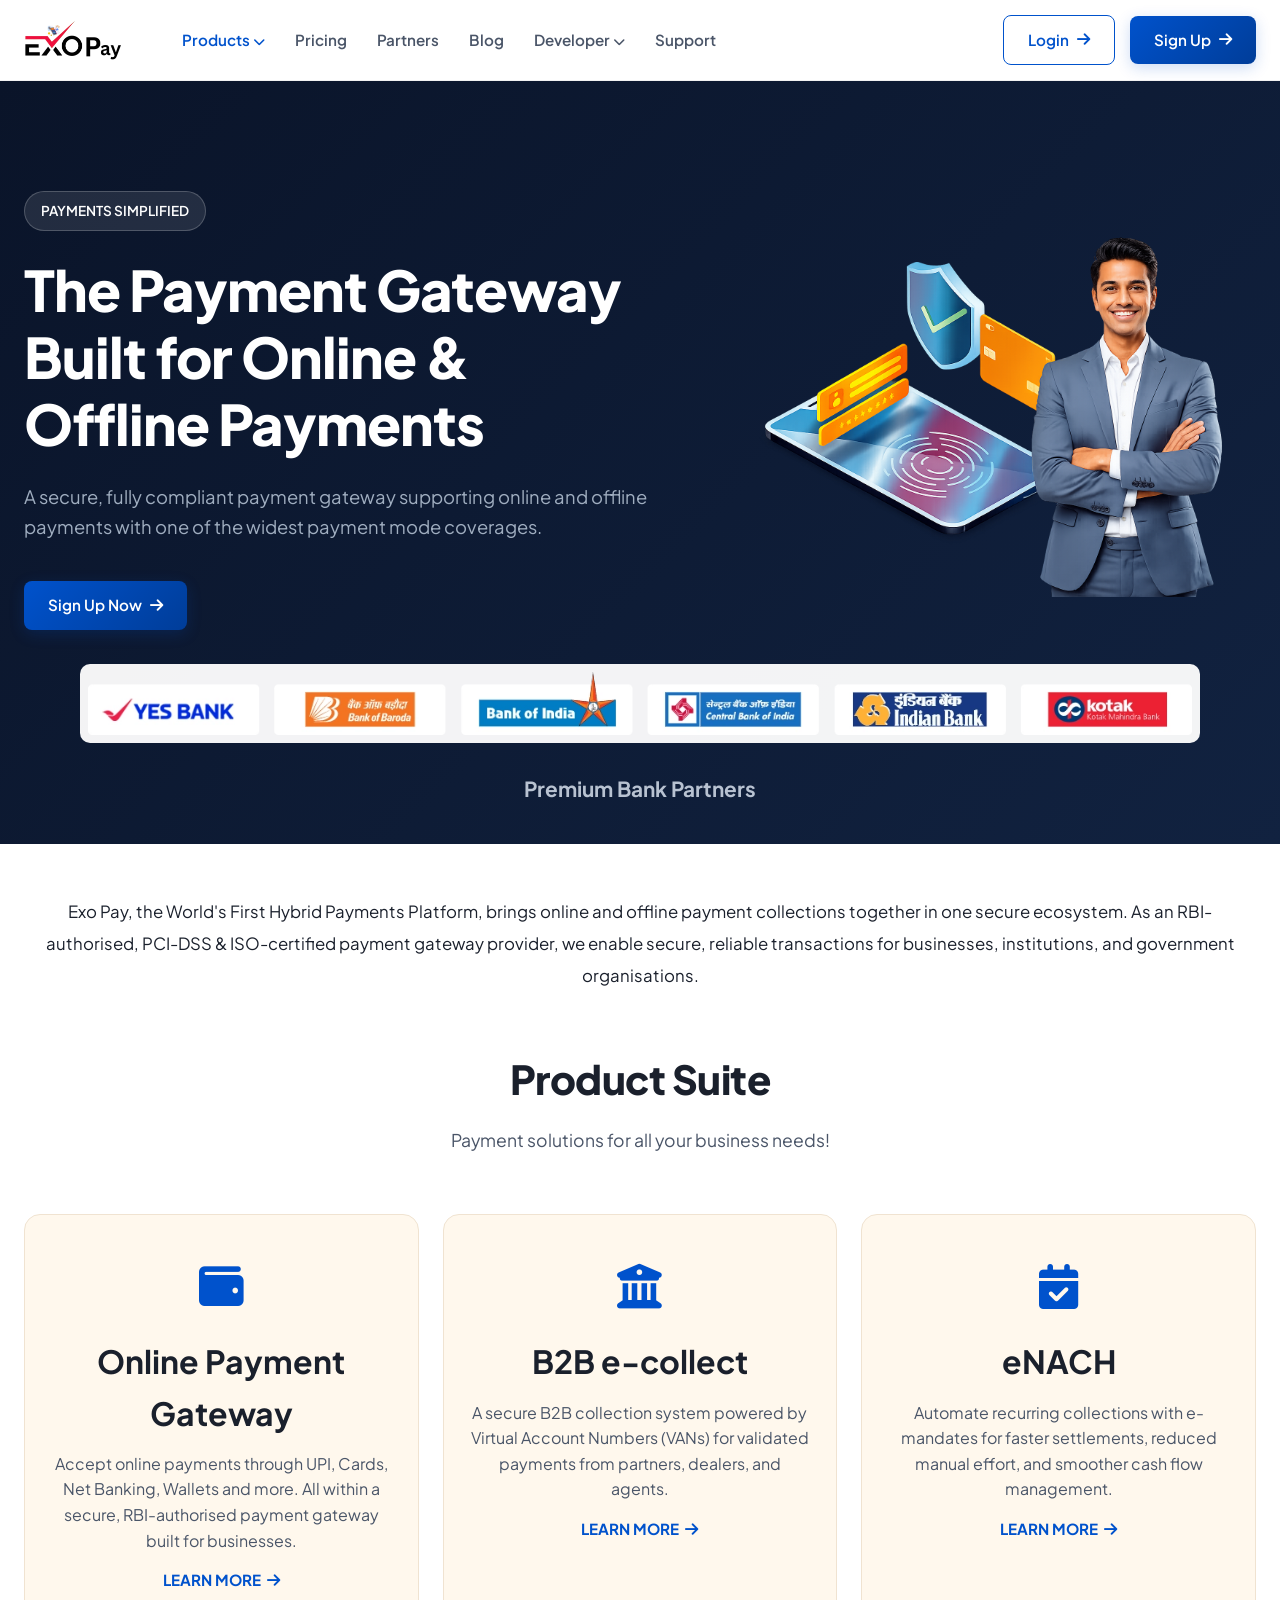
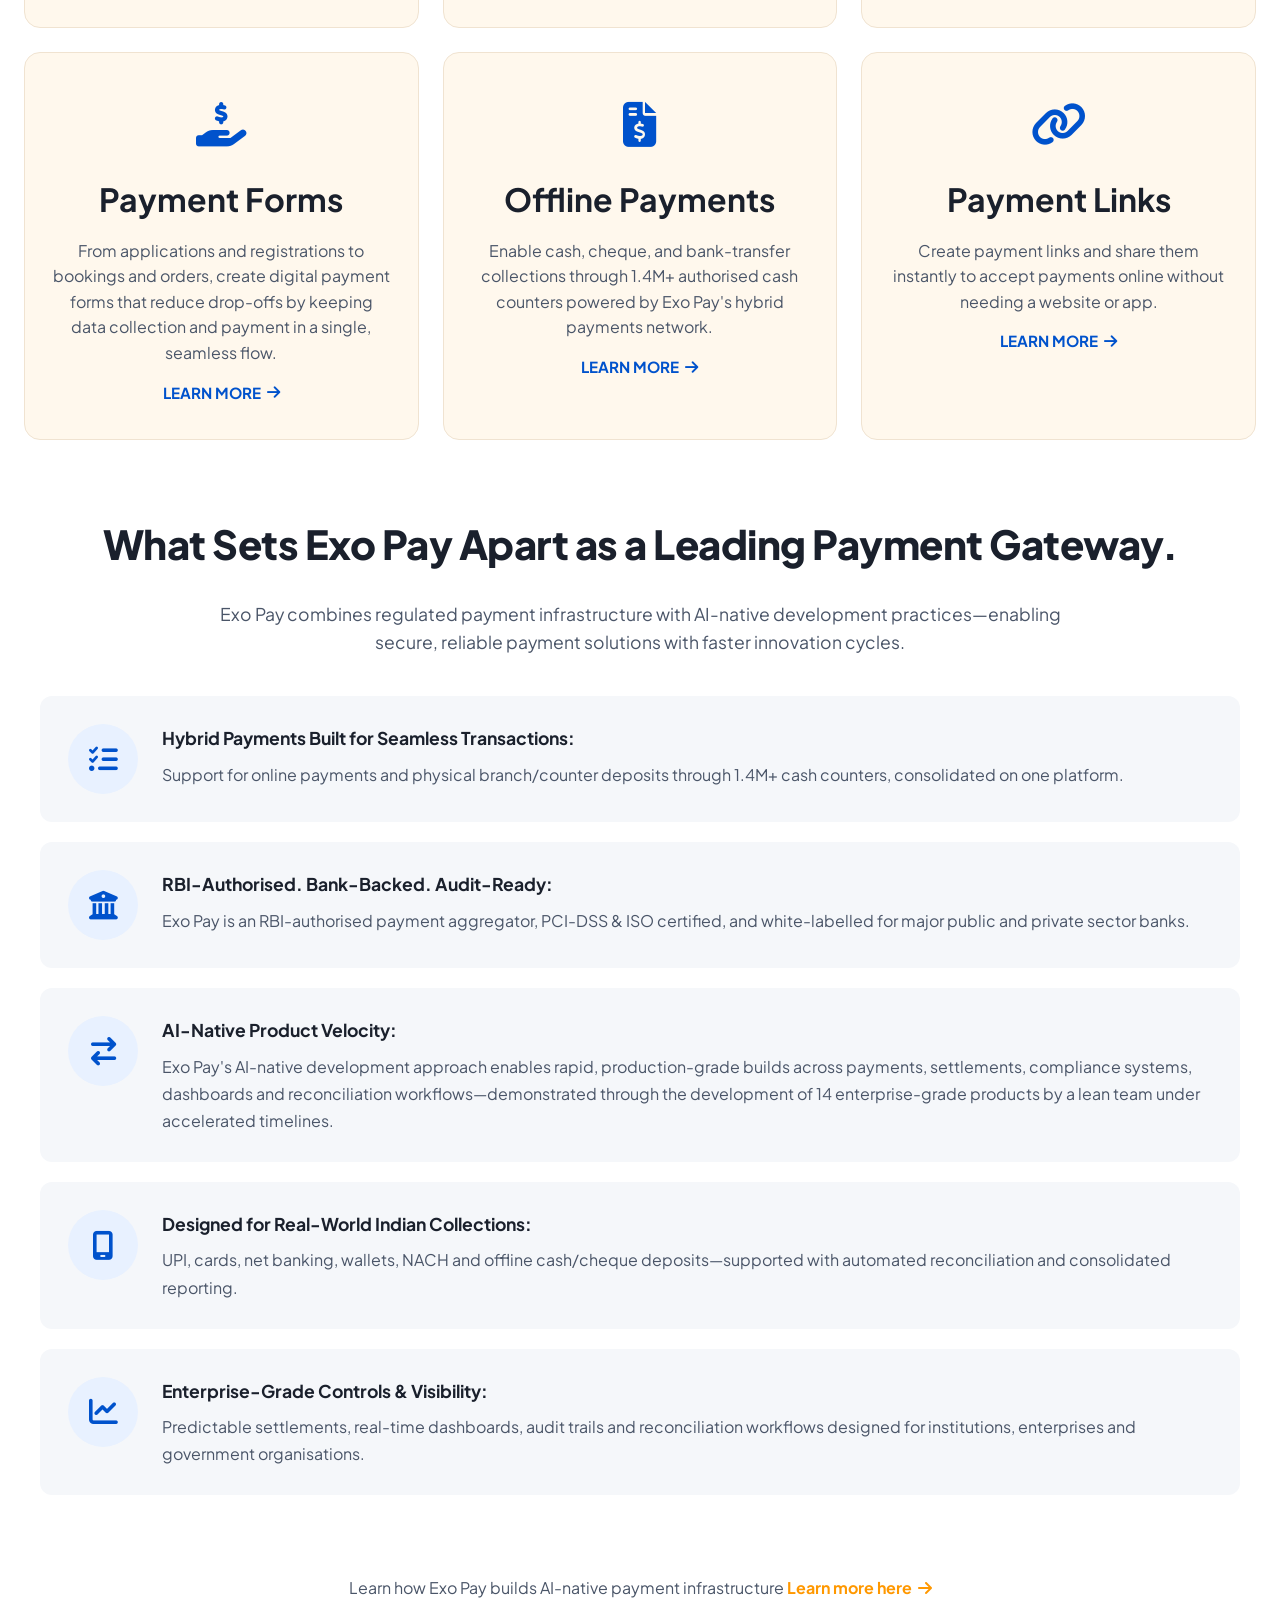
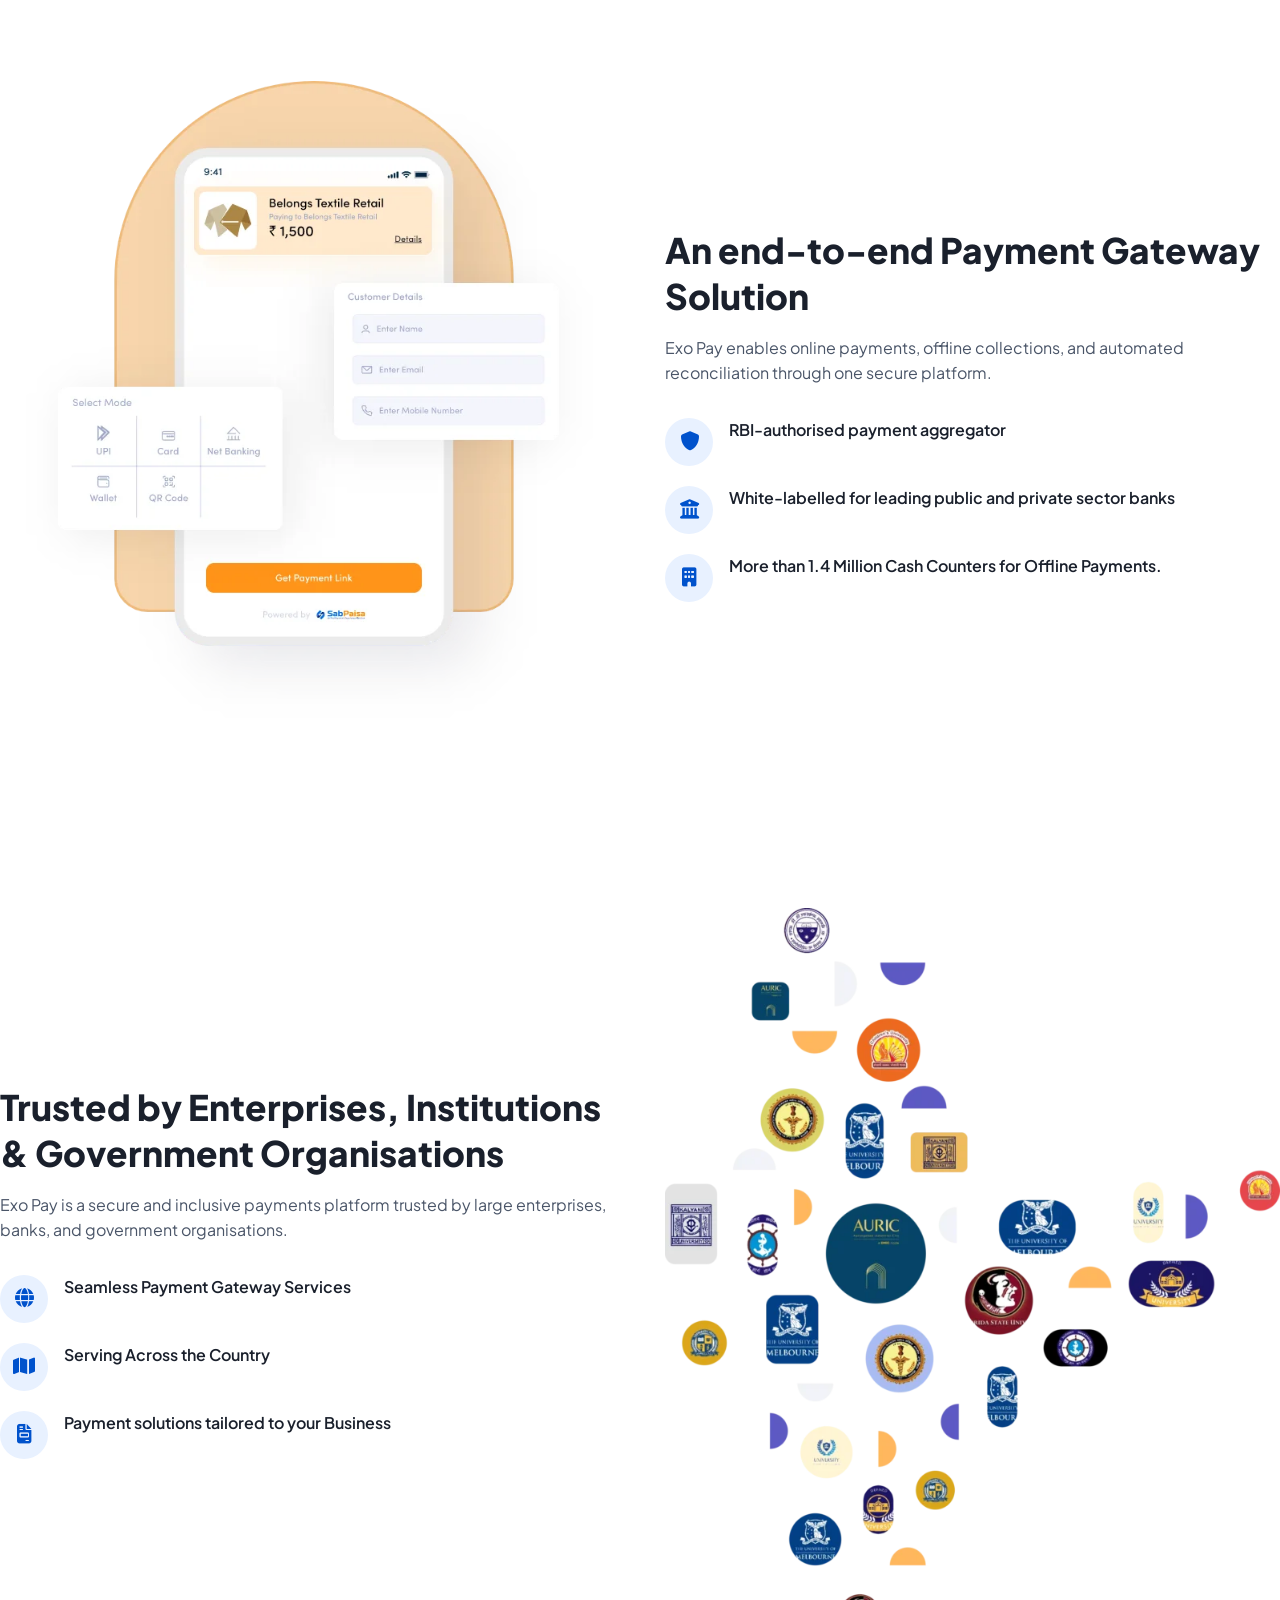
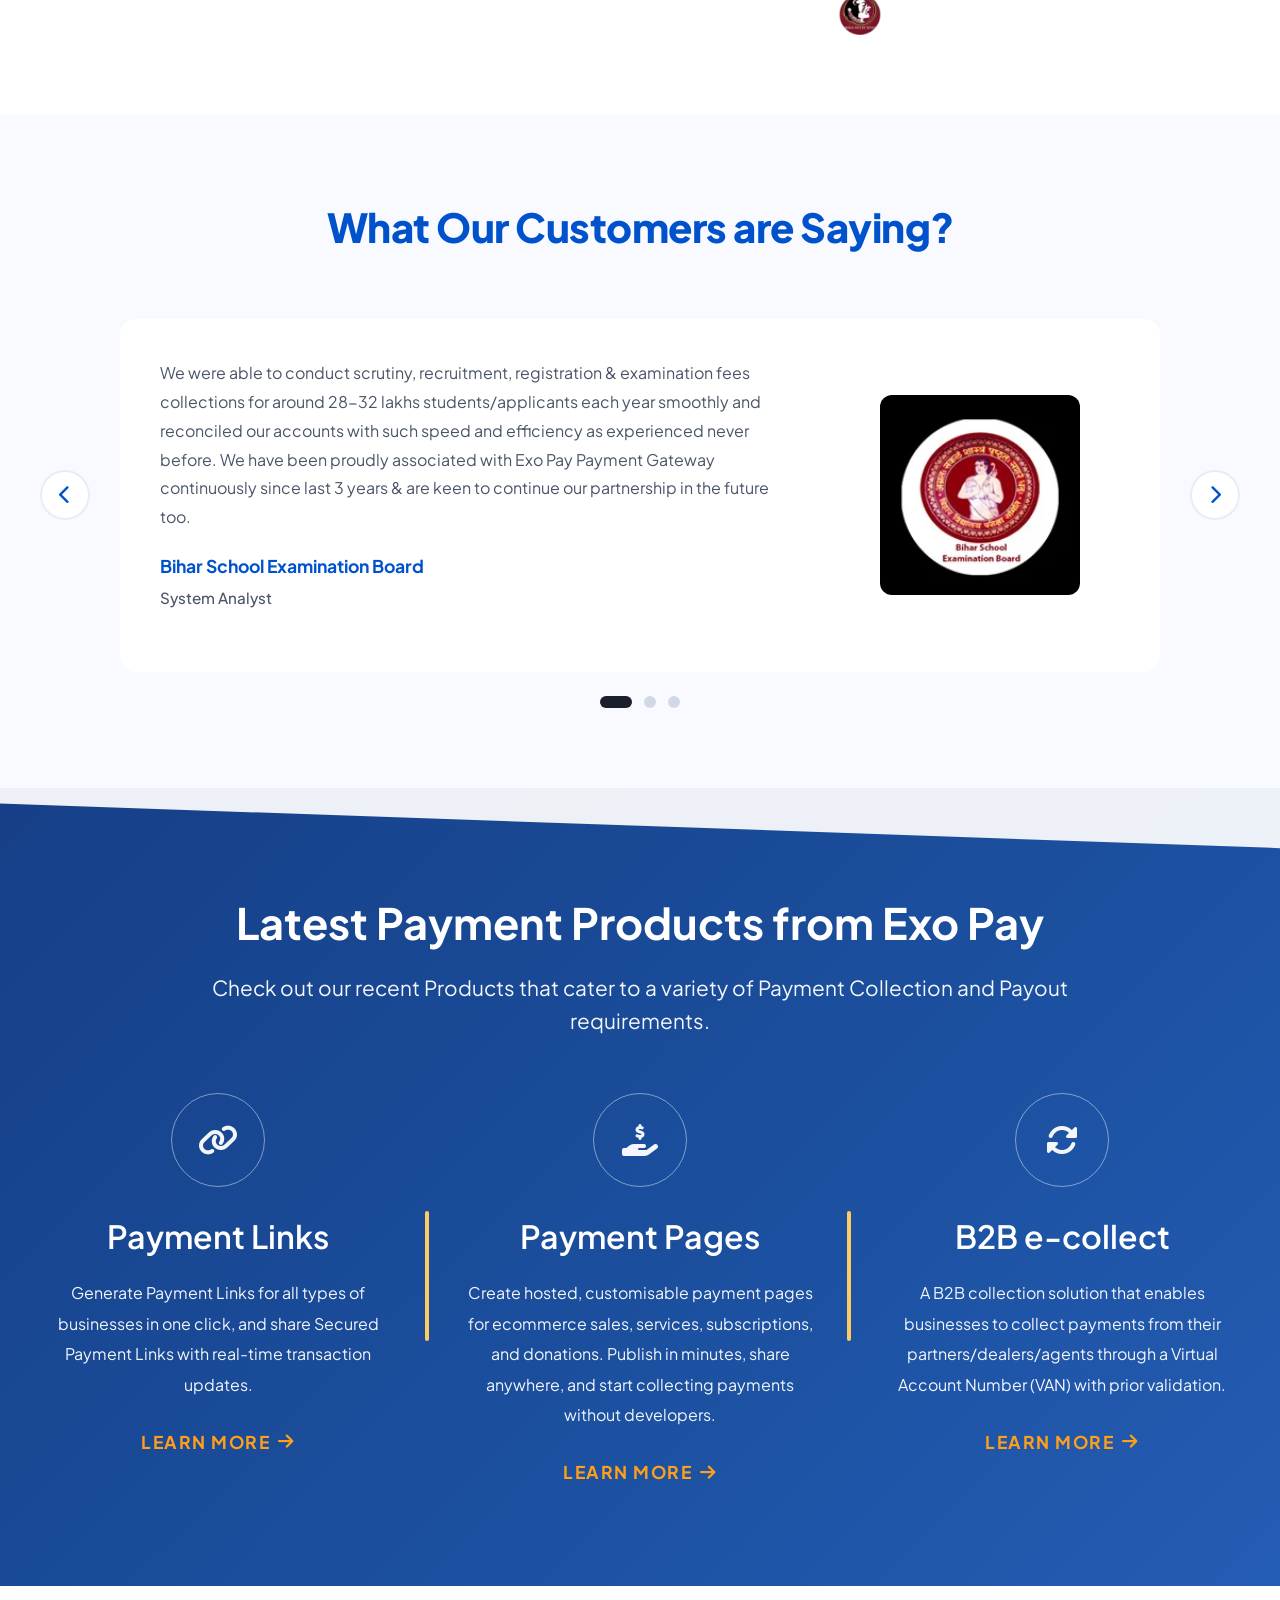
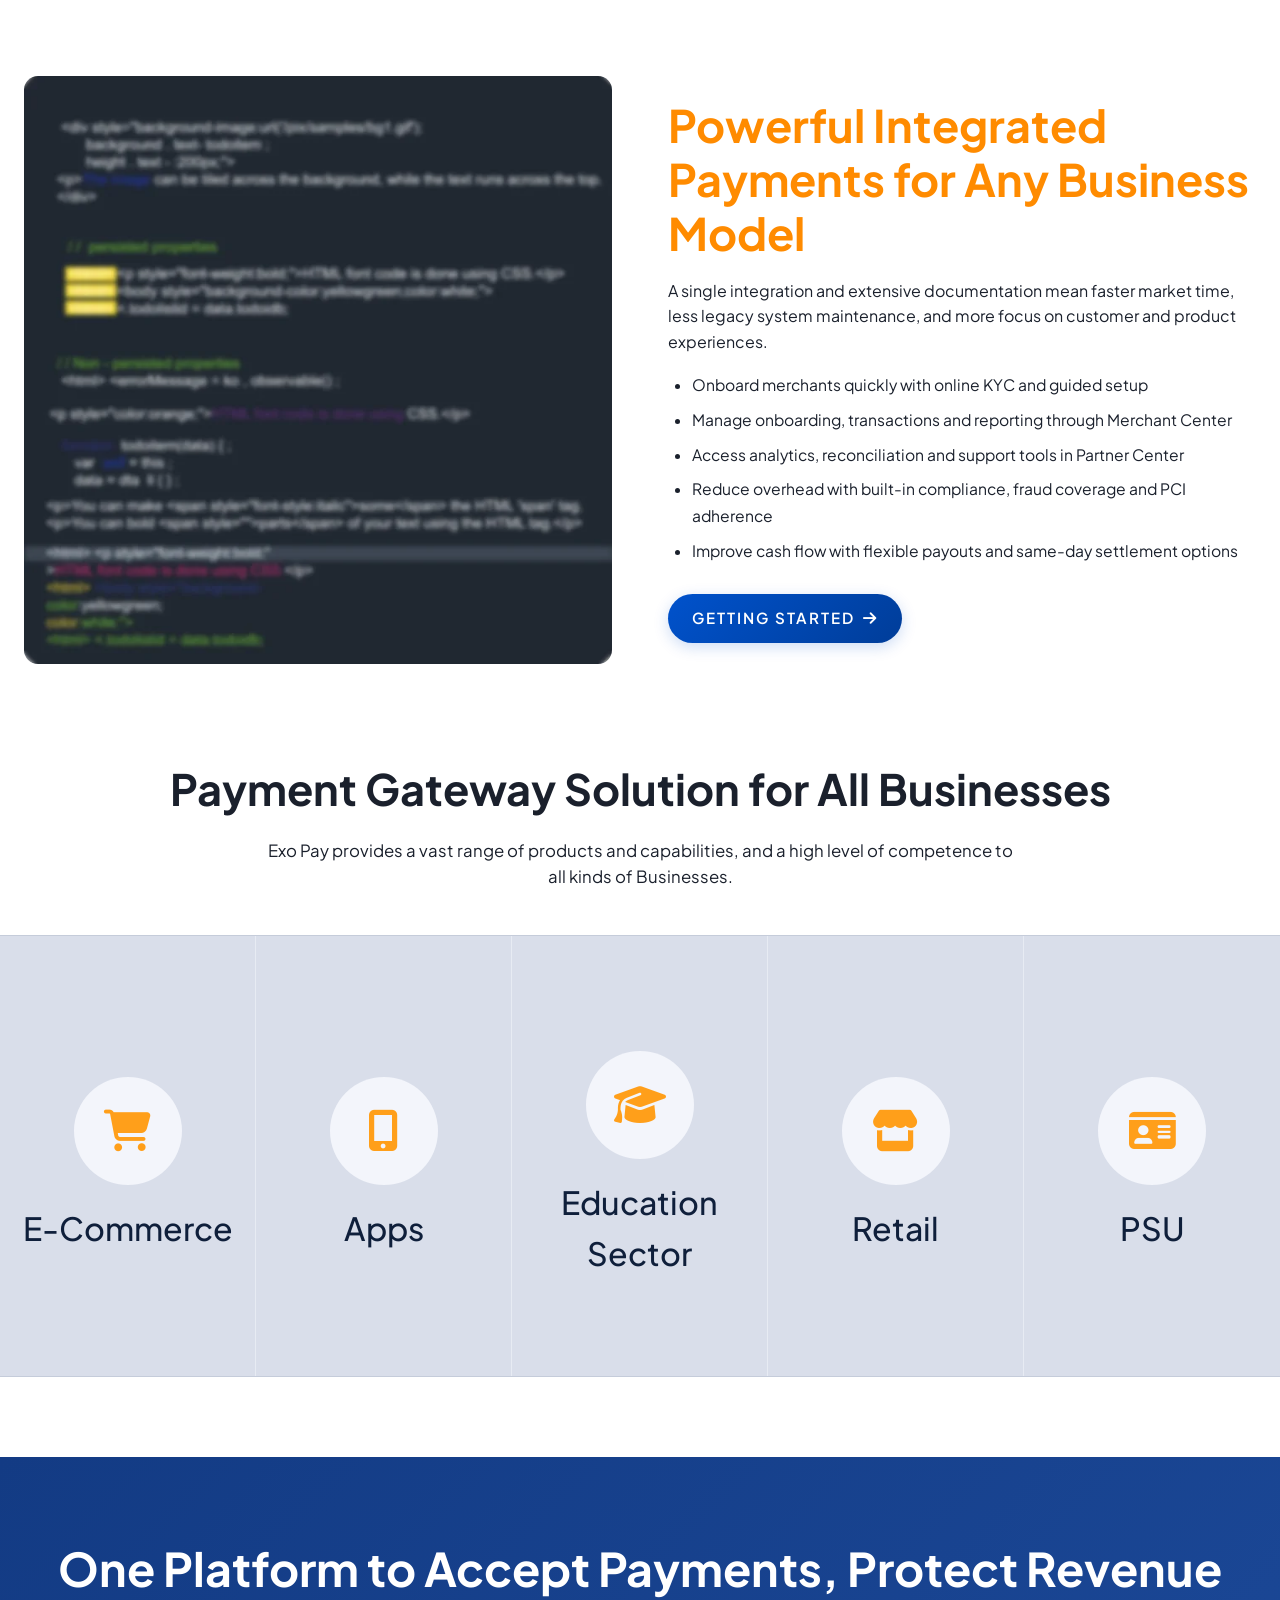
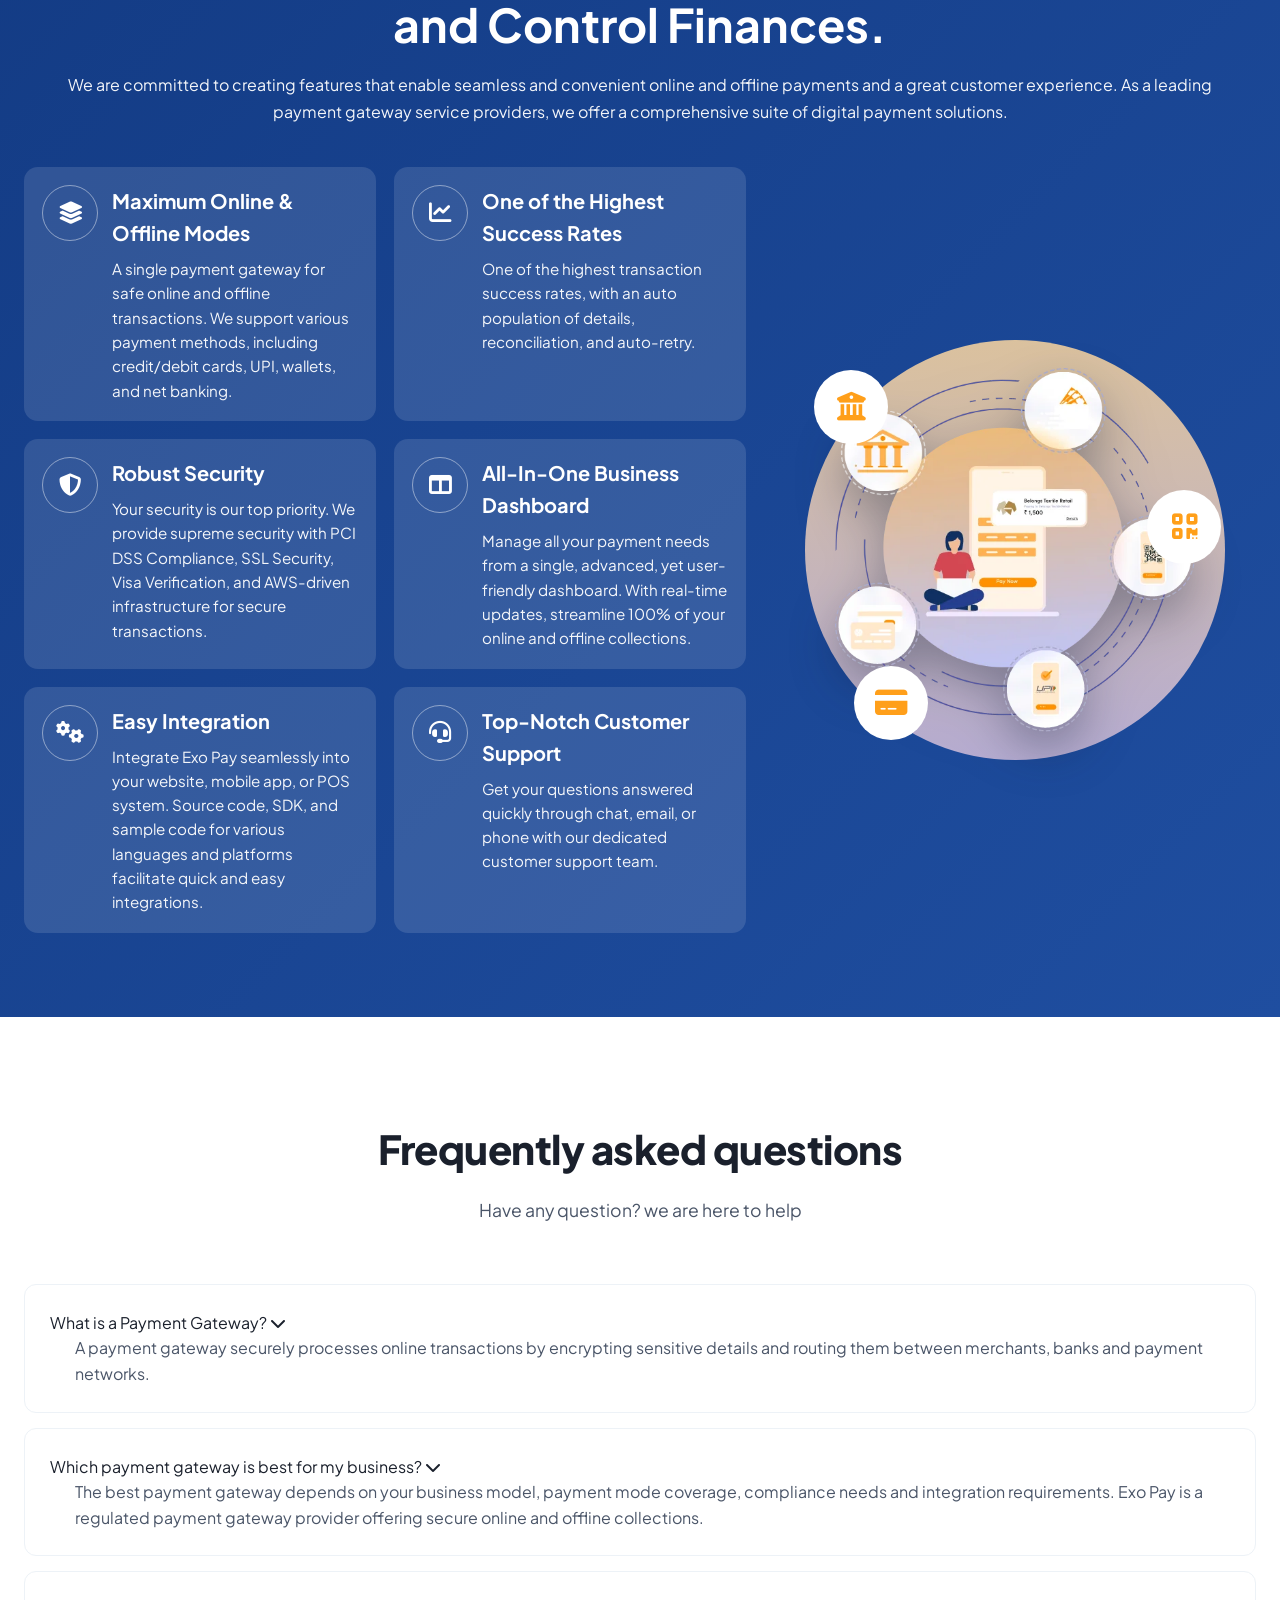
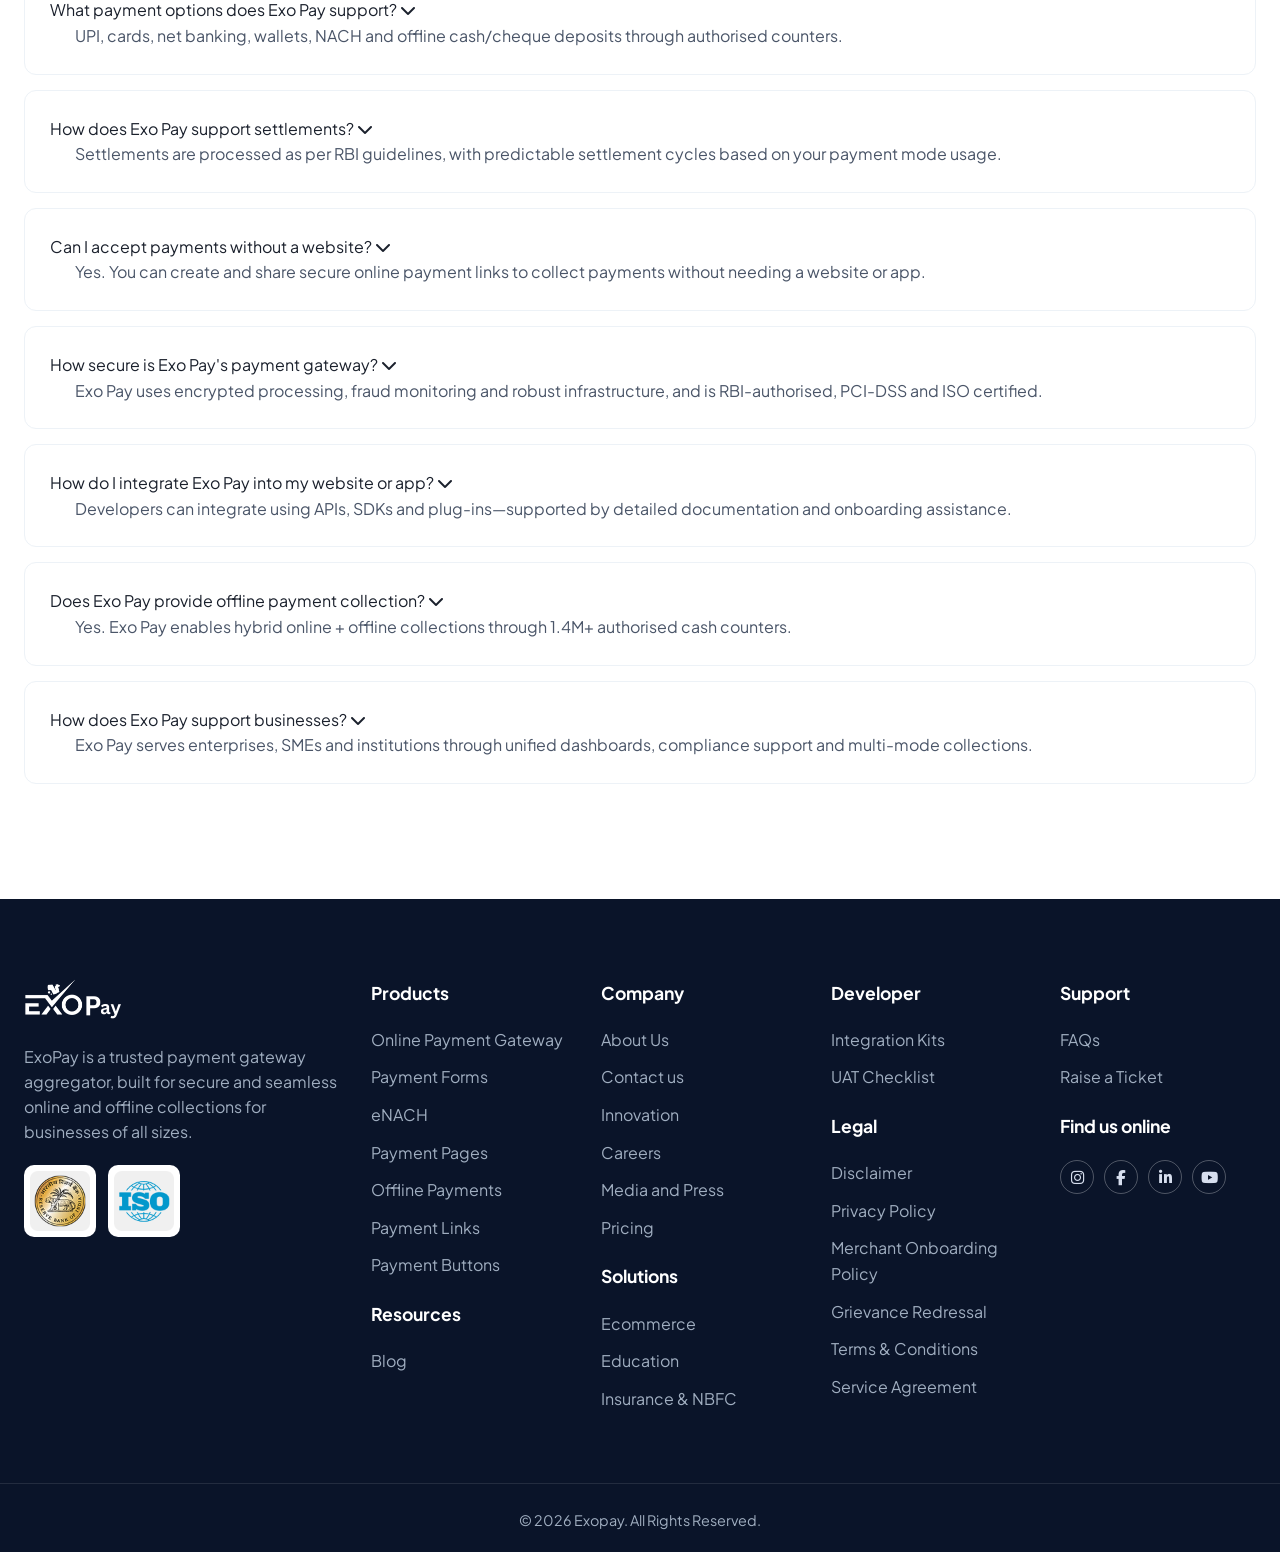
<file: index.html>
<!DOCTYPE html>
<html lang="en">
<head>
    <meta charset="UTF-8">
    <meta name="viewport" content="width=device-width, initial-scale=1.0">
    <title>Exopay - Payment Gateway for Online & Offline Payments</title>
    
    <link rel="stylesheet" href="https://cdnjs.cloudflare.com/ajax/libs/font-awesome/6.4.0/css/all.min.css">
    <link rel="stylesheet" href="style.css">

    <style>
        /* Hide hamburger menu by default (for desktop) */
        .menu-toggle {
            display: none;
            font-size: 24px;
            cursor: pointer;
            color: #0a1128;
        }

        /* Default nav-content wrapper for flex layout */
        .nav-content {
            display: flex;
            align-items: center;
            width: 100%;
            justify-content: space-between;
        }

        @media (max-width: 768px) {
            /* Header row layout */
            .nav-container {
                display: flex !important;
                justify-content: space-between !important;
                align-items: center !important;
                position: relative;
                padding: 15px 20px !important;
            }

            /* Show Hamburger icon */
            .menu-toggle {
                display: block;
            }

            /* Hide default navigation links and actions */
            .nav-content {
                display: none; /* Hidden by default in mobile */
                flex-direction: column;
                position: absolute;
                top: 100%;
                left: 0;
                width: 100%;
                background: #ffffff;
                box-shadow: 0 10px 15px -3px rgba(0, 0, 0, 0.1);
                padding: 20px;
                z-index: 1000;
                border-top: 1px solid #f0f0f0;
            }

            /* Class to toggle visibility via JavaScript */
            .nav-content.active {
                display: flex;
            }

            /* Fix navigation links for mobile dropdown */
            .nav-links {
                display: flex;
                flex-direction: column;
                gap: 15px;
                margin-bottom: 25px;
                width: 100%;
                padding: 0;
            }

            .nav-links li {
                width: 100%;
                list-style: none;
                border-bottom: 1px solid #f8f9fa;
                padding-bottom: 10px;
            }

            .nav-links a {
                display: block;
                width: 100%;
            }

            /* Premium, smaller buttons layout */
            .nav-actions {
                display: flex !important;
                flex-direction: row !important;
                gap: 10px;
                width: 100%;
                justify-content: space-between;
            }

            .nav-actions .btn {
                flex: 1;
                padding: 10px !important; /* Smaller, elegant padding */
                font-size: 13px !important; /* Smaller font */
                text-align: center;
                display: flex;
                justify-content: center;
                align-items: center;
                gap: 5px;
            }
        }
    </style>
</head>
<body>
    <header class="navbar">
        <div class="container nav-container">
            <a href="index.html" class="logo">
                <img src="logo.png" alt="Exopay Logo" style="height: 40px;">
            </a>
            
            <div class="menu-toggle" id="mobile-menu-btn">
                <i class="fa-solid fa-bars"></i>
            </div>

            <div class="nav-content" id="nav-content">
                <nav>
                    <ul class="nav-links">
                        <li class="nav-dropdown" id="products-dropdown">
                            <a href="#" class="active no-nav" id="products-toggle">Products <i class="fa-solid fa-chevron-down"></i></a>
                            <div class="mega-dropdown products-menu">
                                <div class="mega-item">
                                    <div class="mega-icon"><i class="fa-regular fa-credit-card"></i></div>
                                    <div>
                                        <h4>Online Payment Gateway</h4>
                                        <p>Collect hassle free and secure online payments</p>
                                    </div>
                                </div>
                                <div class="mega-item">
                                    <div class="mega-icon"><i class="fa-regular fa-rectangle-list"></i></div>
                                    <div>
                                        <h4>Payment Forms</h4>
                                        <p>Easy data collection and payment form builder</p>
                                    </div>
                                </div>
                                <div class="mega-item">
                                    <div class="mega-icon"><i class="fa-regular fa-calendar-check"></i></div>
                                    <div>
                                        <h4>eNACH</h4>
                                        <p>Collect recurring payments with ease</p>
                                    </div>
                                </div>
                                <div class="mega-item">
                                    <div class="mega-icon"><i class="fa-solid fa-sitemap"></i></div>
                                    <div>
                                        <h4>Payment Pages</h4>
                                        <p>Build your own online payment page</p>
                                    </div>
                                </div>
                                <div class="mega-item">
                                    <div class="mega-icon"><i class="fa-regular fa-handshake"></i></div>
                                    <div>
                                        <h4>Offline Payments</h4>
                                        <p>World's first offline payments collection platform</p>
                                    </div>
                                </div>
                                <div class="mega-item">
                                    <div class="mega-icon"><i class="fa-solid fa-link"></i></div>
                                    <div>
                                        <h4>Payment Links</h4>
                                        <p>Collect easy payments through payment links</p>
                                    </div>
                                </div>
                                <div class="mega-item">
                                    <div class="mega-icon"><i class="fa-regular fa-square-plus"></i></div>
                                    <div>
                                        <h4>Payment Buttons</h4>
                                        <p>Embed online payment buttons on your website</p>
                                    </div>
                                </div>
                            </div>
                        </li>
                        <li><a href="#pricing">Pricing</a></li>
                        <li><a href="#partners">Partners</a></li>
                        <li><a href="#">Blog</a></li>
                        <li class="nav-dropdown" id="developer-dropdown">
                            <a href="#" class="no-nav" id="developer-toggle">Developer <i class="fa-solid fa-chevron-down"></i></a>
                            <div class="mega-dropdown developer-menu">
                                <div class="developer-item">Integration Kits</div>
                                <div class="developer-item">UAT Checklist</div>
                            </div>
                        </li>
                        <li><a href="contact.html#support">Support</a></li>
                    </ul>
                </nav>
                <div class="nav-actions">
                    <a href="#" class="btn btn-outline">Login <i class="fa-solid fa-arrow-right"></i></a>
                    <a href="#" class="btn btn-primary">Sign Up <i class="fa-solid fa-arrow-right"></i></a>
                </div>
            </div>
        </div>
    </header>

    <section class="hero">
        <div class="container">
            <div class="hero-main">
                <div class="hero-content">
                    <div class="hero-badge">PAYMENTS SIMPLIFIED</div>
                    <h1>The Payment Gateway Built for Online & Offline Payments</h1>
                    <p>A secure, fully compliant payment gateway supporting online and offline payments with one of the widest payment mode coverages.</p>
                    <div class="hero-buttons">
                        <a href="#" class="btn btn-primary">Sign Up Now <i class="fa-solid fa-arrow-right"></i></a>
                    </div>
                </div>
                <div class="hero-visual">
                    <img src="images/branding.png" alt="ExoPay brand visual">
                </div>
            </div>
            <div class="hero-partners" id="partners">
                <div class="hero-bank-strip">
                    <img src="images/bank-logos.webp" alt="Premium Bank Partners">
                </div>
                <p class="hero-partners-title">Premium Bank Partners</p>
            </div>
        </div>
    </section>

    <section class="container" id="pricing">
        <div class="about-intro">
            <p>Exo Pay, the World's First Hybrid Payments Platform, brings online and offline payment collections together in one secure ecosystem. As an RBI-authorised, PCI-DSS & ISO-certified payment gateway provider, we enable secure, reliable transactions for businesses, institutions, and government organisations.</p>
        </div>

        <div class="section-title" style="margin-top: 55px;">
            <h2>Product Suite</h2>
            <p>Payment solutions for all your business needs!</p>
        </div>

        <div class="product-suite-grid">
            <div class="product-suite-card">
                <div class="card-icon"><i class="fa-solid fa-wallet"></i></div>
                <h3>Online Payment Gateway</h3>
                <p>Accept online payments through UPI, Cards, Net Banking, Wallets and more. All within a secure, RBI-authorised payment gateway built for businesses.</p>
                <a href="#" class="learn-more">LEARN MORE <i class="fa-solid fa-arrow-right"></i></a>
            </div>

            <div class="product-suite-card">
                <div class="card-icon"><i class="fa-solid fa-building-columns"></i></div>
                <h3>B2B e-collect</h3>
                <p>A secure B2B collection system powered by Virtual Account Numbers (VANs) for validated payments from partners, dealers, and agents.</p>
                <a href="#" class="learn-more">LEARN MORE <i class="fa-solid fa-arrow-right"></i></a>
            </div>

            <div class="product-suite-card">
                <div class="card-icon"><i class="fa-solid fa-calendar-check"></i></div>
                <h3>eNACH</h3>
                <p>Automate recurring collections with e-mandates for faster settlements, reduced manual effort, and smoother cash flow management.</p>
                <a href="#" class="learn-more">LEARN MORE <i class="fa-solid fa-arrow-right"></i></a>
            </div>
        </div>

        <div class="product-suite-grid" style="margin-top: 24px;">
            <div class="product-suite-card">
                <div class="card-icon"><i class="fa-solid fa-hand-holding-dollar"></i></div>
                <h3>Payment Forms</h3>
                <p>From applications and registrations to bookings and orders, create digital payment forms that reduce drop-offs by keeping data collection and payment in a single, seamless flow.</p>
                <a href="#" class="learn-more">LEARN MORE <i class="fa-solid fa-arrow-right"></i></a>
            </div>

            <div class="product-suite-card">
                <div class="card-icon"><i class="fa-solid fa-file-invoice-dollar"></i></div>
                <h3>Offline Payments</h3>
                <p>Enable cash, cheque, and bank-transfer collections through 1.4M+ authorised cash counters powered by Exo Pay's hybrid payments network.</p>
                <a href="#" class="learn-more">LEARN MORE <i class="fa-solid fa-arrow-right"></i></a>
            </div>

            <div class="product-suite-card">
                <div class="card-icon"><i class="fa-solid fa-link"></i></div>
                <h3>Payment Links</h3>
                <p>Create payment links and share them instantly to accept payments online without needing a website or app.</p>
                <a href="#" class="learn-more">LEARN MORE <i class="fa-solid fa-arrow-right"></i></a>
            </div>
        </div>

        <div class="section-title" style="margin-top: 72px; margin-bottom: 40px;">
            <h2>What Sets Exo Pay Apart as a Leading Payment Gateway.</h2>
            <p style="max-width: 900px; margin: 24px auto 0;">Exo Pay combines regulated payment infrastructure with AI-native development practices—enabling secure, reliable payment solutions with faster innovation cycles.</p>
        </div>

        <div class="features-list">
            <div class="feature-box">
                <div class="feature-icon"><i class="fa-solid fa-list-check"></i></div>
                <div class="feature-content">
                    <h4>Hybrid Payments Built for Seamless Transactions:</h4>
                    <p>Support for online payments and physical branch/counter deposits through 1.4M+ cash counters, consolidated on one platform.</p>
                </div>
            </div>

            <div class="feature-box">
                <div class="feature-icon"><i class="fa-solid fa-building-columns"></i></div>
                <div class="feature-content">
                    <h4>RBI-Authorised. Bank-Backed. Audit-Ready:</h4>
                    <p>Exo Pay is an RBI-authorised payment aggregator, PCI-DSS & ISO certified, and white-labelled for major public and private sector banks.</p>
                </div>
            </div>

            <div class="feature-box">
                <div class="feature-icon"><i class="fa-solid fa-arrow-right-arrow-left"></i></div>
                <div class="feature-content">
                    <h4>AI-Native Product Velocity:</h4>
                    <p>Exo Pay's AI-native development approach enables rapid, production-grade builds across payments, settlements, compliance systems, dashboards and reconciliation workflows—demonstrated through the development of 14 enterprise-grade products by a lean team under accelerated timelines.</p>
                </div>
            </div>

            <div class="feature-box">
                <div class="feature-icon"><i class="fa-solid fa-mobile-screen"></i></div>
                <div class="feature-content">
                    <h4>Designed for Real-World Indian Collections:</h4>
                    <p>UPI, cards, net banking, wallets, NACH and offline cash/cheque deposits—supported with automated reconciliation and consolidated reporting.</p>
                </div>
            </div>

            <div class="feature-box">
                <div class="feature-icon"><i class="fa-solid fa-chart-line"></i></div>
                <div class="feature-content">
                    <h4>Enterprise-Grade Controls & Visibility:</h4>
                    <p>Predictable settlements, real-time dashboards, audit trails and reconciliation workflows designed for institutions, enterprises and government organisations.</p>
                </div>
            </div>
        </div>

        <div class="learn-more-section">
            <p>Learn how Exo Pay builds AI-native payment infrastructure <a href="#" class="learn-more-link">Learn more here <i class="fa-solid fa-arrow-right"></i></a></p>
        </div>
    </section>

    <section class="container" style="padding: 80px 0;">
        <div class="end-to-end-wrapper">
            <div class="end-to-end-image">
                <img src="images/Get Payment Link.webp" alt="Payment Gateway Solution">
            </div>
            <div class="end-to-end-content">
                <h2>An end-to-end Payment Gateway Solution</h2>
                <p>Exo Pay enables online payments, offline collections, and automated reconciliation through one secure platform.</p>
                
                <div class="solution-items">
                    <div class="solution-item">
                        <div class="solution-icon"><i class="fa-solid fa-shield"></i></div>
                        <span>RBI-authorised payment aggregator</span>
                    </div>
                    <div class="solution-item">
                        <div class="solution-icon"><i class="fa-solid fa-building-columns"></i></div>
                        <span>White-labelled for leading public and private sector banks</span>
                    </div>
                    <div class="solution-item">
                        <div class="solution-icon"><i class="fa-solid fa-building"></i></div>
                        <span>More than 1.4 Million Cash Counters for Offline Payments.</span>
                    </div>
                </div>
            </div>
        </div>
    </section>

    <section class="container" style="padding: 80px 0;">
        <div class="trusted-wrapper">
            <div class="trusted-content">
                <h2>Trusted by Enterprises, Institutions & Government Organisations</h2>
                <p>Exo Pay is a secure and inclusive payments platform trusted by large enterprises, banks, and government organisations.</p>
                
                <div class="trusted-items">
                    <div class="trusted-item">
                        <div class="trusted-icon"><i class="fa-solid fa-globe"></i></div>
                        <span>Seamless Payment Gateway Services</span>
                    </div>
                    <div class="trusted-item">
                        <div class="trusted-icon"><i class="fa-solid fa-map"></i></div>
                        <span>Serving Across the Country</span>
                    </div>
                    <div class="trusted-item">
                        <div class="trusted-icon"><i class="fa-solid fa-file-invoice"></i></div>
                        <span>Payment solutions tailored to your Business</span>
                    </div>
                </div>
            </div>
            <div class="trusted-image">
                <img src="images/Trusted Partner.webp" alt="Trusted Partners">
            </div>
        </div>
    </section>

    <section class="bg-light" style="padding: 80px 0;">
        <div class="container">
            <div class="section-title">
                <h2 style="color: var(--primary);">What Our Customers are Saying?</h2>
            </div>

            <div class="testimonials-carousel">
                <button class="carousel-btn carousel-btn-prev" id="prev-btn"><i class="fa-solid fa-chevron-left"></i></button>

                <div class="testimonials-wrapper">
                    <div class="testimonial-slide active">
                        <div class="testimonial-content">
                            <p>We were able to conduct scrutiny, recruitment, registration & examination fees collections for around 28-32 lakhs students/applicants each year smoothly and reconciled our accounts with such speed and efficiency as experienced never before. We have been proudly associated with Exo Pay Payment Gateway continuously since last 3 years & are keen to continue our partnership in the future too.</p>
                            <div class="testimonial-meta">
                                <h4>Bihar School Examination Board</h4>
                                <p>System Analyst</p>
                            </div>
                        </div>
                        <div class="testimonial-image">
                            <img src="images/bihar-school.webp" alt="Bihar School Examination Board">
                        </div>
                    </div>

                    <div class="testimonial-slide">
                        <div class="testimonial-content">
                            <p>We don't have any hesitation to say that your services never fall short of our expectation and I really loved the client support. Thank You and continue the good work that you and your company is doing. JIADA and our entrepreneurs are happy with the NEFT system.</p>
                            <div class="testimonial-meta">
                                <h4>Jharkhand Industrial Area Development Authority</h4>
                                <p>Admin (IT & Operation)</p>
                            </div>
                        </div>
                        <div class="testimonial-image">
                            <img src="images/Jharkhand-Industrial-Area.webp" alt="Jharkhand Industrial Area Development Authority">
                        </div>
                    </div>

                    <div class="testimonial-slide">
                        <div class="testimonial-content">
                            <p>हम सबसेसा द्वारा विगत 10 माह से दी जा रही Payment Gateway की सुविधा की गुणवत्ता से एवं उनके द्वारा दिखाई गई तत्परता से संतुष्ट हैं। उनके द्वारा दी गई Online & Offline Payment सुविधा हमारे उपभोक्ताओं के लिए काफी उपयोगी रहा है एवं CGECB, Chhattisgarh के लिए भी काफी सुविधाजनक रही है। उनके End to End Platform ने हमारी सभी जरूरतों का ख्याल रखा है तथा उनकी Dashboard Report System से भी हमें काफी मदद मिलती है, जिसकी हम सराहना करते हैं।</p>
                            <div class="testimonial-meta">
                                <h4>Chhattisgarh Environment</h4>
                                <p>Conservation Board</p>
                            </div>
                        </div>
                        <div class="testimonial-image">
                            <img src="images/Chhattisgarh.webp" alt="Chhattisgarh Environment Conservation Board">
                        </div>
                    </div>
                </div>

                <button class="carousel-btn carousel-btn-next" id="next-btn"><i class="fa-solid fa-chevron-right"></i></button>
            </div>

            <div class="carousel-dots">
                <span class="dot active" data-index="0"></span>
                <span class="dot" data-index="1"></span>
                <span class="dot" data-index="2"></span>
            </div>
        </div>
    </section>

    <section class="latest-products-section">
        <div class="container">
            <div class="latest-products-head">
                <h2>Latest Payment Products from Exo Pay</h2>
                <p>Check out our recent Products that cater to a variety of Payment Collection and Payout requirements.</p>
            </div>

            <div class="latest-products-grid">
                <div class="latest-product-item">
                    <div class="latest-product-icon"><i class="fa-solid fa-link"></i></div>
                    <h3>Payment Links</h3>
                    <p>Generate Payment Links for all types of businesses in one click, and share Secured Payment Links with real-time transaction updates.</p>
                    <a href="#" class="latest-learn-more">LEARN MORE <i class="fa-solid fa-arrow-right"></i></a>
                </div>

                <div class="latest-product-item">
                    <div class="latest-product-icon"><i class="fa-solid fa-hand-holding-dollar"></i></div>
                    <h3>Payment Pages</h3>
                    <p>Create hosted, customisable payment pages for ecommerce sales, services, subscriptions, and donations. Publish in minutes, share anywhere, and start collecting payments without developers.</p>
                    <a href="#" class="latest-learn-more">LEARN MORE <i class="fa-solid fa-arrow-right"></i></a>
                </div>

                <div class="latest-product-item">
                    <div class="latest-product-icon"><i class="fa-solid fa-rotate"></i></div>
                    <h3>B2B e-collect</h3>
                    <p>A B2B collection solution that enables businesses to collect payments from their partners/dealers/agents through a Virtual Account Number (VAN) with prior validation.</p>
                    <a href="#" class="latest-learn-more">LEARN MORE <i class="fa-solid fa-arrow-right"></i></a>
                </div>
            </div>
        </div>
    </section>

    <section class="container powerful-section">
        <div class="powerful-grid">
            <div class="powerful-image-wrap">
                <img src="images/Powerful.webp" alt="Powerful Integration">
            </div>

            <div class="powerful-content">
                <h2>Powerful Integrated Payments for Any Business Model</h2>
                <p>A single integration and extensive documentation mean faster market time, less legacy system maintenance, and more focus on customer and product experiences.</p>
                <ul>
                    <li>Onboard merchants quickly with online KYC and guided setup</li>
                    <li>Manage onboarding, transactions and reporting through Merchant Center</li>
                    <li>Access analytics, reconciliation and support tools in Partner Center</li>
                    <li>Reduce overhead with built-in compliance, fraud coverage and PCI adherence</li>
                    <li>Improve cash flow with flexible payouts and same-day settlement options</li>
                </ul>
                <a href="#" class="btn btn-primary powerful-cta">GETTING STARTED <i class="fa-solid fa-arrow-right"></i></a>
            </div>
        </div>
    </section>

    <section class="business-section">
        <div class="container business-head">
            <h2>Payment Gateway Solution for All Businesses</h2>
            <p>Exo Pay provides a vast range of products and capabilities, and a high level of competence to all kinds of Businesses.</p>
        </div>

        <div class="business-grid">
            <div class="business-item">
                <div class="business-icon"><i class="fa-solid fa-cart-shopping"></i></div>
                <h3>E-Commerce</h3>
                <p class="business-detail">With Exo Pay Payment Gateway for online marketplaces, experience faster, secured and smoother transactions, and an easy-to-manage dashboard with advanced payment management tools. By choosing us, you give your customers various payment options to make payments from.</p>
            </div>

            <div class="business-item">
                <div class="business-icon"><i class="fa-solid fa-mobile-screen-button"></i></div>
                <h3>Apps</h3>
                <p class="business-detail">Payment Gateway for Apps: Simpler the checkout, the higher the conversion. Exo Pay Payment Gateway is built to address your customers' comfort and security with your app. With maximum payment modes for offline and online and a well-designed payment UI/UX, you can give the best transaction experience to your customers.</p>
            </div>

            <div class="business-item">
                <div class="business-icon"><i class="fa-solid fa-graduation-cap"></i></div>
                <h3>Education Sector</h3>
                <p class="business-detail">Payment Gateway for Education: Exo Pay Payment Gateway for education is designed to meet the needs of large transactions of an academic organisation (School/College/University/Academy). From fee collection to reconciliation of statements, we've got you covered. For maximum security, our Payment Gateway is built on an A-grade security feature for maximum confidentiality.</p>
            </div>

            <div class="business-item">
                <div class="business-icon"><i class="fa-solid fa-store"></i></div>
                <h3>Retail</h3>
                <p class="business-detail">Payment Gateway for Retail: We provide payment solutions for businesses, whether convenience stores, grocery stores, clothing stores, auto retailers, home furnishing retailers, drug stores, or department stores. Exo Pay Payment Gateway supports maximum payment modes like debit cards, credit cards, wallets, UPI, and cash.</p>
            </div>

            <div class="business-item">
                <div class="business-icon"><i class="fa-solid fa-id-card"></i></div>
                <h3>PSU</h3>
                <p class="business-detail">Payment Gateway for PSU: Exo Pay Payment Gateway for government organisations for payment collection. A few of our PSU clients include Bihar Housing Board, Delhi Jal Board, PCI etc. We provide the highest number of effective payment modes in a single checkout page, from UPI to Cards to Netbanking to e-NEFT/Cash.</p>
            </div>
        </div>
    </section>

    <section class="one-platform-section">
        <div class="container">
            <div class="one-platform-head">
                <h2>One Platform to Accept Payments, Protect Revenue and Control Finances.</h2>
                <p>We are committed to creating features that enable seamless and convenient online and offline payments and a great customer experience. As a leading payment gateway service providers, we offer a comprehensive suite of digital payment solutions.</p>
            </div>

            <div class="one-platform-body">
                <div class="one-platform-cards">
                    <div class="one-platform-card">
                        <div class="one-platform-icon"><i class="fa-solid fa-layer-group"></i></div>
                        <div>
                            <h3>Maximum Online & Offline Modes</h3>
                            <p>A single payment gateway for safe online and offline transactions. We support various payment methods, including credit/debit cards, UPI, wallets, and net banking.</p>
                        </div>
                    </div>

                    <div class="one-platform-card">
                        <div class="one-platform-icon"><i class="fa-solid fa-chart-line"></i></div>
                        <div>
                            <h3>One of the Highest Success Rates</h3>
                            <p>One of the highest transaction success rates, with an auto population of details, reconciliation, and auto-retry.</p>
                        </div>
                    </div>

                    <div class="one-platform-card">
                        <div class="one-platform-icon"><i class="fa-solid fa-shield-halved"></i></div>
                        <div>
                            <h3>Robust Security</h3>
                            <p>Your security is our top priority. We provide supreme security with PCI DSS Compliance, SSL Security, Visa Verification, and AWS-driven infrastructure for secure transactions.</p>
                        </div>
                    </div>

                    <div class="one-platform-card">
                        <div class="one-platform-icon"><i class="fa-solid fa-table-columns"></i></div>
                        <div>
                            <h3>All-In-One Business Dashboard</h3>
                            <p>Manage all your payment needs from a single, advanced, yet user-friendly dashboard. With real-time updates, streamline 100% of your online and offline collections.</p>
                        </div>
                    </div>

                    <div class="one-platform-card">
                        <div class="one-platform-icon"><i class="fa-solid fa-gears"></i></div>
                        <div>
                            <h3>Easy Integration</h3>
                            <p>Integrate Exo Pay seamlessly into your website, mobile app, or POS system. Source code, SDK, and sample code for various languages and platforms facilitate quick and easy integrations.</p>
                        </div>
                    </div>

                    <div class="one-platform-card">
                        <div class="one-platform-icon"><i class="fa-solid fa-headset"></i></div>
                        <div>
                            <h3>Top-Notch Customer Support</h3>
                            <p>Get your questions answered quickly through chat, email, or phone with our dedicated customer support team.</p>
                        </div>
                    </div>
                </div>

                <div class="one-platform-visual">
                    <div class="one-platform-circle"></div>
                    <img src="images/Features.webp" alt="One Platform Illustration">
                    <span class="visual-badge badge-one"><i class="fa-solid fa-building-columns"></i></span>
                    <span class="visual-badge badge-two"><i class="fa-solid fa-qrcode"></i></span>
                    <span class="visual-badge badge-three"><i class="fa-solid fa-credit-card"></i></span>
                </div>
            </div>
        </div>
    </section>

    <section class="faq-section" id="faqs">
        <div class="container">
            <div class="section-title">
                <h2>Frequently asked questions</h2>
                <p>Have any question? we are here to help</p>
            </div>

            <div class="faq-container">
                <div class="faq-item active">
                    <div class="faq-question">
                        <span>What is a Payment Gateway?</span>
                        <i class="fa-solid fa-chevron-down"></i>
                    </div>
                    <div class="faq-answer">
                        <p>A payment gateway securely processes online transactions by encrypting sensitive details and routing them between merchants, banks and payment networks.</p>
                    </div>
                </div>

                <div class="faq-item">
                    <div class="faq-question">
                        <span>Which payment gateway is best for my business?</span>
                        <i class="fa-solid fa-chevron-down"></i>
                    </div>
                    <div class="faq-answer">
                        <p>The best payment gateway depends on your business model, payment mode coverage, compliance needs and integration requirements. Exo Pay is a regulated payment gateway provider offering secure online and offline collections.</p>
                    </div>
                </div>

                <div class="faq-item">
                    <div class="faq-question">
                        <span>What payment options does Exo Pay support?</span>
                        <i class="fa-solid fa-chevron-down"></i>
                    </div>
                    <div class="faq-answer">
                        <p>UPI, cards, net banking, wallets, NACH and offline cash/cheque deposits through authorised counters.</p>
                    </div>
                </div>

                <div class="faq-item">
                    <div class="faq-question">
                        <span>How does Exo Pay support settlements?</span>
                        <i class="fa-solid fa-chevron-down"></i>
                    </div>
                    <div class="faq-answer">
                        <p>Settlements are processed as per RBI guidelines, with predictable settlement cycles based on your payment mode usage.</p>
                    </div>
                </div>

                <div class="faq-item">
                    <div class="faq-question">
                        <span>Can I accept payments without a website?</span>
                        <i class="fa-solid fa-chevron-down"></i>
                    </div>
                    <div class="faq-answer">
                        <p>Yes. You can create and share secure online payment links to collect payments without needing a website or app.</p>
                    </div>
                </div>

                <div class="faq-item">
                    <div class="faq-question">
                        <span>How secure is Exo Pay's payment gateway?</span>
                        <i class="fa-solid fa-chevron-down"></i>
                    </div>
                    <div class="faq-answer">
                        <p>Exo Pay uses encrypted processing, fraud monitoring and robust infrastructure, and is RBI-authorised, PCI-DSS and ISO certified.</p>
                    </div>
                </div>

                <div class="faq-item">
                    <div class="faq-question">
                        <span>How do I integrate Exo Pay into my website or app?</span>
                        <i class="fa-solid fa-chevron-down"></i>
                    </div>
                    <div class="faq-answer">
                        <p>Developers can integrate using APIs, SDKs and plug-ins—supported by detailed documentation and onboarding assistance.</p>
                    </div>
                </div>

                <div class="faq-item">
                    <div class="faq-question">
                        <span>Does Exo Pay provide offline payment collection?</span>
                        <i class="fa-solid fa-chevron-down"></i>
                    </div>
                    <div class="faq-answer">
                        <p>Yes. Exo Pay enables hybrid online + offline collections through 1.4M+ authorised cash counters.</p>
                    </div>
                </div>

                <div class="faq-item">
                    <div class="faq-question">
                        <span>How does Exo Pay support businesses?</span>
                        <i class="fa-solid fa-chevron-down"></i>
                    </div>
                    <div class="faq-answer">
                        <p>Exo Pay serves enterprises, SMEs and institutions through unified dashboards, compliance support and multi-mode collections.</p>
                    </div>
                </div>
            </div>
        </div>
    </section>

    <footer>
        <div class="container footer-container">
            <div>
                <a href="index.html" class="footer-logo">
                    <img src="logo.png" alt="Exopay Logo">
                </a>
                <p class="footer-intro">ExoPay is a trusted payment gateway aggregator, built for secure and seamless online and offline collections for businesses of all sizes.</p>
                <div class="footer-certs">
                    <img src="images/RBI-Logo-copy.png" alt="RBI Logo">
                    <img src="images/ISO1-copy.png" alt="ISO1 Certification Logo">
                </div>
            </div>

            <div class="footer-links footer-stack">
                <h4>Products</h4>
                <ul>
                    <li><a href="index.html" class="footer-link-text">Online Payment Gateway</a></li>
                    <li><a href="index.html" class="footer-link-text">Payment Forms</a></li>
                    <li><a href="index.html" class="footer-link-text">eNACH</a></li>
                    <li><a href="index.html" class="footer-link-text">Payment Pages</a></li>
                    <li><a href="index.html" class="footer-link-text">Offline Payments</a></li>
                    <li><a href="index.html" class="footer-link-text">Payment Links</a></li>
                    <li><a href="index.html" class="footer-link-text">Payment Buttons</a></li>
                </ul>
                <h4 class="footer-subhead">Resources</h4>
                <ul>
                    <li><span class="footer-link-text">Blog</span></li>
                </ul>
            </div>

            <div class="footer-links footer-stack">
                <h4>Company</h4>
                <ul>
                    <li><a href="index.html" class="footer-link-text">About Us</a></li>
                    <li><a href="contact.html#support" class="footer-link-text">Contact us</a></li>
                    <li><span class="footer-link-text">Innovation</span></li>
                    <li><span class="footer-link-text">Careers</span></li>
                    <li><span class="footer-link-text">Media and Press</span></li>
                    <li><span class="footer-link-text">Pricing</span></li>
                </ul>
                <h4 class="footer-subhead">Solutions</h4>
                <ul>
                    <li><span class="footer-link-text">Ecommerce</span></li>
                    <li><span class="footer-link-text">Education</span></li>
                    <li><span class="footer-link-text">Insurance &amp; NBFC</span></li>
                </ul>
            </div>

            <div class="footer-links footer-stack">
                <h4>Developer</h4>
                <ul>
                    <li><span class="footer-link-text">Integration Kits</span></li>
                    <li><span class="footer-link-text">UAT Checklist</span></li>
                </ul>
                <h4 class="footer-subhead">Legal</h4>
                <ul>
                    <li><span class="footer-link-text">Disclaimer</span></li>
                    <li><span class="footer-link-text">Privacy Policy</span></li>
                    <li><span class="footer-link-text">Merchant Onboarding Policy</span></li>
                    <li><span class="footer-link-text">Grievance Redressal</span></li>
                    <li><span class="footer-link-text">Terms &amp; Conditions</span></li>
                    <li><span class="footer-link-text">Service Agreement</span></li>
                </ul>
            </div>

            <div class="footer-links footer-stack">
                <h4>Support</h4>
                <ul>
                    <li><a href="#faqs" class="footer-link-text">FAQs</a></li>
                    <li><span class="footer-link-text">Raise a Ticket</span></li>
                </ul>
                <h4 class="footer-subhead">Find us online</h4>
                <div class="footer-social">
                    <!-- <span class="social-icon"><i class="fa-brands fa-x-twitter"></i></span> -->
                    <span class="social-icon"><i class="fa-brands fa-instagram"></i></span>
                    <span class="social-icon"><i class="fa-brands fa-facebook-f"></i></span>
                    <span class="social-icon"><i class="fa-brands fa-linkedin-in"></i></span>
                    <span class="social-icon"><i class="fa-brands fa-youtube"></i></span>
                </div>
            </div>
        </div>
        <div class="footer-bottom">
            <p>&copy; 2026 Exopay. All Rights Reserved.</p>
        </div>
    </footer>

    <script>
        // Hamburger Menu Toggle Logic for Mobile
        document.addEventListener("DOMContentLoaded", function() {
            const menuBtn = document.getElementById("mobile-menu-btn");
            const navContent = document.getElementById("nav-content");
            const menuIcon = menuBtn ? menuBtn.querySelector("i") : null;
            const productsToggle = document.getElementById("products-toggle");
            const developerToggle = document.getElementById("developer-toggle");
            const productsDropdown = document.getElementById("products-dropdown");
            const developerDropdown = document.getElementById("developer-dropdown");

            if(menuBtn && navContent) {
                menuBtn.addEventListener("click", function() {
                    navContent.classList.toggle("active");
                    
                    if (navContent.classList.contains("active")) {
                        menuIcon.classList.remove("fa-bars");
                        menuIcon.classList.add("fa-xmark");
                    } else {
                        menuIcon.classList.remove("fa-xmark");
                        menuIcon.classList.add("fa-bars");
                    }
                });
            }

            if (productsToggle && developerToggle && productsDropdown && developerDropdown) {
                const nonNavLinks = document.querySelectorAll(".no-nav");
                nonNavLinks.forEach(function(link) {
                    link.addEventListener("click", function(event) {
                        event.preventDefault();
                    });
                });

                productsToggle.addEventListener("click", function(event) {
                    event.preventDefault();
                    productsDropdown.classList.toggle("open");
                    developerDropdown.classList.remove("open");
                });

                developerToggle.addEventListener("click", function(event) {
                    event.preventDefault();
                    developerDropdown.classList.toggle("open");
                    productsDropdown.classList.remove("open");
                });

                document.addEventListener("click", function(event) {
                    const clickedInsideProducts = productsDropdown.contains(event.target);
                    const clickedInsideDeveloper = developerDropdown.contains(event.target);

                    if (!clickedInsideProducts) {
                        productsDropdown.classList.remove("open");
                    }
                    if (!clickedInsideDeveloper) {
                        developerDropdown.classList.remove("open");
                    }
                });
            }

            // Carousel functionality
            const prevBtn = document.getElementById("prev-btn");
            const nextBtn = document.getElementById("next-btn");
            const slides = document.querySelectorAll(".testimonial-slide");
            const dots = document.querySelectorAll(".dot");
            let currentSlide = 0;

            function showSlide(index) {
                slides.forEach(slide => slide.classList.remove("active"));
                dots.forEach(dot => dot.classList.remove("active"));
                slides[index].classList.add("active");
                dots[index].classList.add("active");
                currentSlide = index;
            }

            if (prevBtn && nextBtn) {
                prevBtn.addEventListener("click", function() {
                    let newIndex = (currentSlide - 1 + slides.length) % slides.length;
                    showSlide(newIndex);
                });

                nextBtn.addEventListener("click", function() {
                    let newIndex = (currentSlide + 1) % slides.length;
                    showSlide(newIndex);
                });

                dots.forEach(dot => {
                    dot.addEventListener("click", function() {
                        showSlide(parseInt(this.getAttribute("data-index")));
                    });
                });
            }

            // FAQ Accordion Toggle
            const faqItems = document.querySelectorAll(".faq-item");
            faqItems.forEach(item => {
                const question = item.querySelector(".faq-question");
                question.addEventListener("click", function() {
                    faqItems.forEach(otherItem => {
                        if (otherItem !== item) {
                            otherItem.classList.remove("active");
                        }
                    });
                    item.classList.toggle("active");
                });
            });

            // Auto-expand first FAQ item
            if (faqItems.length > 0) {
                faqItems[0].classList.add("active");
            }
        });
    </script>
</body>
</html>
</file>
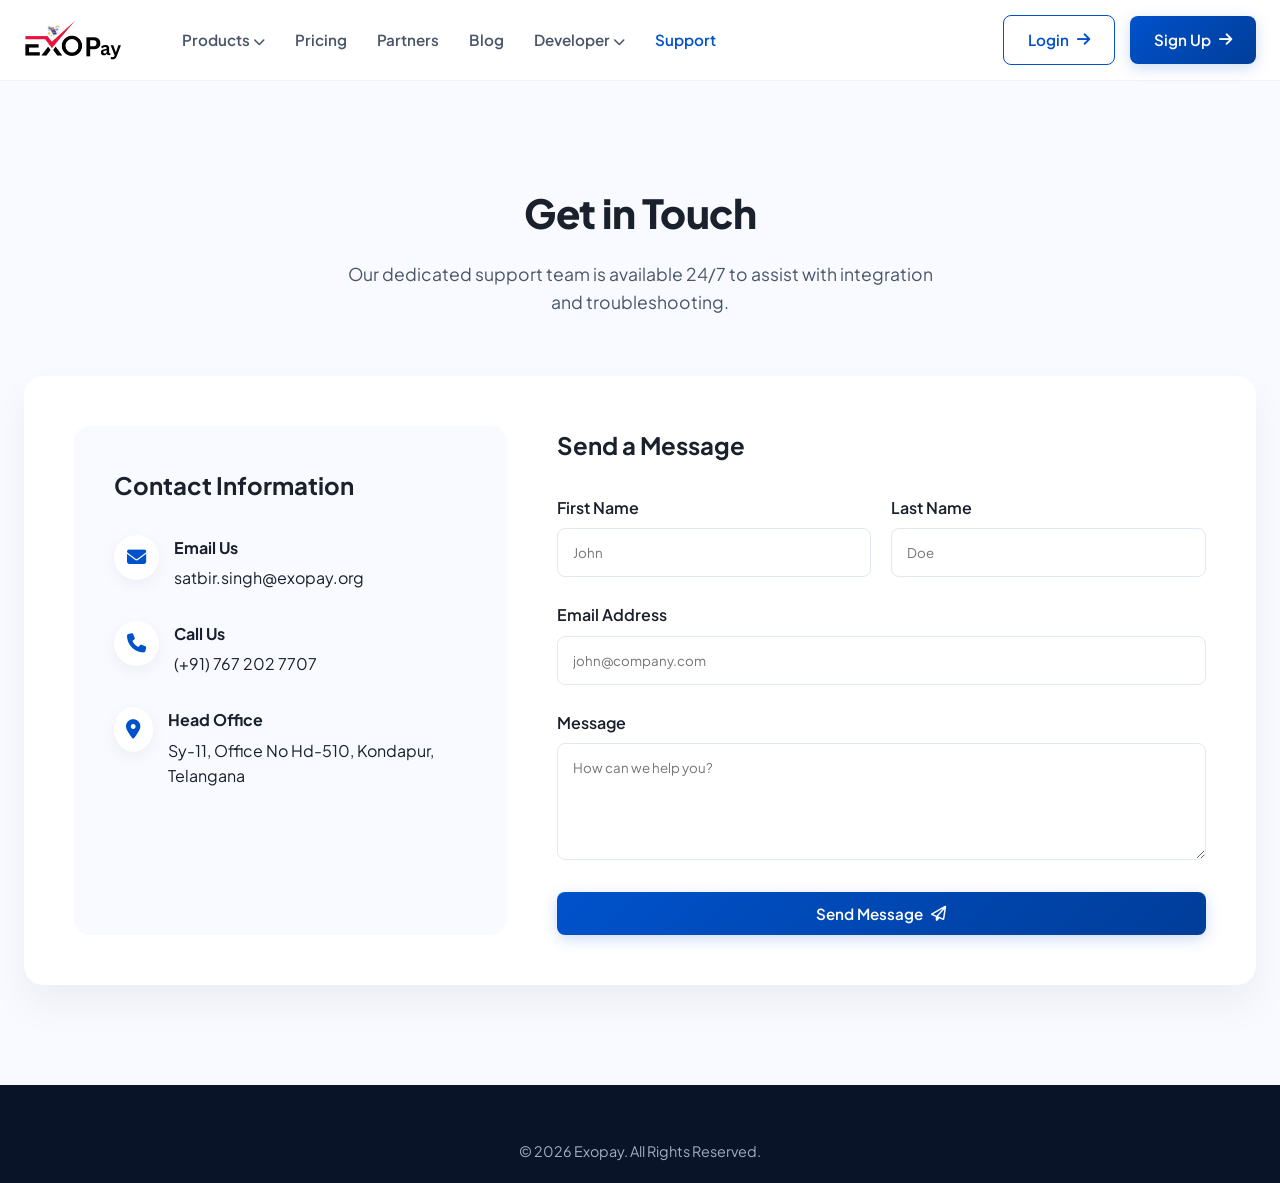
<file: contact.html>
<!DOCTYPE html>
<html lang="en">
<head>
    <meta charset="UTF-8">
    <meta name="viewport" content="width=device-width, initial-scale=1.0">
    <title>Contact Us - Exopay</title>
    
    <link rel="stylesheet" href="https://cdnjs.cloudflare.com/ajax/libs/font-awesome/6.4.0/css/all.min.css">
    <link rel="stylesheet" href="style.css">
</head>
<body class="bg-light">
    <header class="navbar">
        <div class="container nav-container">
            <a href="index.html" class="logo">
                <img src="logo.png" alt="Exopay Logo" style="height: 40px;">
            </a>

            <div class="menu-toggle" id="mobile-menu-btn">
                <i class="fa-solid fa-bars"></i>
            </div>

            <div class="nav-content" id="nav-content">
                <nav>
                    <ul class="nav-links">
                        <li class="nav-dropdown" id="products-dropdown">
                            <a href="#" class="no-nav" id="products-toggle">Products <i class="fa-solid fa-chevron-down"></i></a>
                            <div class="mega-dropdown products-menu">
                                <div class="mega-item">
                                    <div class="mega-icon"><i class="fa-regular fa-credit-card"></i></div>
                                    <div>
                                        <h4>Online Payment Gateway</h4>
                                        <p>Collect hassle free and secure online payments</p>
                                    </div>
                                </div>
                                <div class="mega-item">
                                    <div class="mega-icon"><i class="fa-regular fa-rectangle-list"></i></div>
                                    <div>
                                        <h4>Payment Forms</h4>
                                        <p>Easy data collection and payment form builder</p>
                                    </div>
                                </div>
                                <div class="mega-item">
                                    <div class="mega-icon"><i class="fa-regular fa-calendar-check"></i></div>
                                    <div>
                                        <h4>eNACH</h4>
                                        <p>Collect recurring payments with ease</p>
                                    </div>
                                </div>
                                <div class="mega-item">
                                    <div class="mega-icon"><i class="fa-solid fa-sitemap"></i></div>
                                    <div>
                                        <h4>Payment Pages</h4>
                                        <p>Build your own online payment page</p>
                                    </div>
                                </div>
                                <div class="mega-item">
                                    <div class="mega-icon"><i class="fa-regular fa-handshake"></i></div>
                                    <div>
                                        <h4>Offline Payments</h4>
                                        <p>World's first offline payments collection platform</p>
                                    </div>
                                </div>
                                <div class="mega-item">
                                    <div class="mega-icon"><i class="fa-solid fa-link"></i></div>
                                    <div>
                                        <h4>Payment Links</h4>
                                        <p>Collect easy payments through payment links</p>
                                    </div>
                                </div>
                                <div class="mega-item">
                                    <div class="mega-icon"><i class="fa-regular fa-square-plus"></i></div>
                                    <div>
                                        <h4>Payment Buttons</h4>
                                        <p>Embed online payment buttons on your website</p>
                                    </div>
                                </div>
                            </div>
                        </li>
                        <li><a href="index.html#pricing">Pricing</a></li>
                        <li><a href="index.html#partners">Partners</a></li>
                        <li><a href="#">Blog</a></li>
                        <li class="nav-dropdown" id="developer-dropdown">
                            <a href="#" class="no-nav" id="developer-toggle">Developer <i class="fa-solid fa-chevron-down"></i></a>
                            <div class="mega-dropdown developer-menu">
                                <div class="developer-item">Integration Kits</div>
                                <div class="developer-item">UAT Checklist</div>
                            </div>
                        </li>
                        <li><a href="contact.html#support" class="active">Support</a></li>
                    </ul>
                </nav>
                <div class="nav-actions">
                    <a href="#" class="btn btn-outline">Login <i class="fa-solid fa-arrow-right"></i></a>
                    <a href="#" class="btn btn-primary">Sign Up <i class="fa-solid fa-arrow-right"></i></a>
                </div>
            </div>
        </div>
    </header>

    <section id="support">
        <div class="container">
            <div class="section-title">
                <h2>Get in Touch</h2>
                <p>Our dedicated support team is available 24/7 to assist with integration and troubleshooting.</p>
            </div>
            
            <div class="contact-wrapper">
                <div class="contact-info-box">
                    <h3 style="margin-bottom: 30px; font-size: 1.5rem;">Contact Information</h3>
                    
                    <div class="info-item">
                        <div class="info-icon"><i class="fa-solid fa-envelope"></i></div>
                        <div class="info-text">
                            <h4>Email Us</h4>
                            <p>satbir.singh@exopay.org</p>
                        </div>
                    </div>
                    
                    <div class="info-item">
                        <div class="info-icon"><i class="fa-solid fa-phone"></i></div>
                        <div class="info-text">
                            <h4>Call Us</h4>
                            <p>(+91) 767 202 7707</p>
                        </div>
                    </div>
                    
                    <div class="info-item">
                        <div class="info-icon"><i class="fa-solid fa-location-dot"></i></div>
                        <div class="info-text">
                            <h4>Head Office</h4>
                            <p>Sy-11, Office No Hd-510, Kondapur, Telangana</p>
                        </div>
                    </div>
                </div>

                <div class="contact-form">
                    <h3 style="margin-bottom: 30px; font-size: 1.5rem;">Send a Message</h3>
                    <form>
                        <div style="display: grid; grid-template-columns: 1fr 1fr; gap: 20px;">
                            <div class="form-group">
                                <label>First Name</label>
                                <input type="text" placeholder="John">
                            </div>
                            <div class="form-group">
                                <label>Last Name</label>
                                <input type="text" placeholder="Doe">
                            </div>
                        </div>
                        <div class="form-group">
                            <label>Email Address</label>
                            <input type="email" placeholder="john@company.com">
                        </div>
                        <div class="form-group">
                            <label>Message</label>
                            <textarea rows="5" placeholder="How can we help you?"></textarea>
                        </div>
                        <button type="button" class="btn btn-primary" style="width: 100%;">Send Message <i class="fa-regular fa-paper-plane"></i></button>
                    </form>
                </div>
            </div>
        </div>
    </section>

    <footer style="padding: 30px 0 20px;">
        <div class="container footer-bottom" style="border-top: none;">
            <p>&copy; 2026 Exopay. All Rights Reserved.</p>
        </div>
    </footer>

    <script>
        document.addEventListener("DOMContentLoaded", function() {
            const menuBtn = document.getElementById("mobile-menu-btn");
            const navContent = document.getElementById("nav-content");
            const menuIcon = menuBtn ? menuBtn.querySelector("i") : null;
            const productsToggle = document.getElementById("products-toggle");
            const developerToggle = document.getElementById("developer-toggle");
            const productsDropdown = document.getElementById("products-dropdown");
            const developerDropdown = document.getElementById("developer-dropdown");

            if(menuBtn && navContent) {
                menuBtn.addEventListener("click", function() {
                    navContent.classList.toggle("active");
                    
                    if (navContent.classList.contains("active")) {
                        menuIcon.classList.remove("fa-bars");
                        menuIcon.classList.add("fa-xmark");
                    } else {
                        menuIcon.classList.remove("fa-xmark");
                        menuIcon.classList.add("fa-bars");
                    }
                });
            }

            if (productsToggle && developerToggle && productsDropdown && developerDropdown) {
                const nonNavLinks = document.querySelectorAll(".no-nav");
                nonNavLinks.forEach(function(link) {
                    link.addEventListener("click", function(event) {
                        event.preventDefault();
                    });
                });

                productsToggle.addEventListener("click", function(event) {
                    event.preventDefault();
                    productsDropdown.classList.toggle("open");
                    developerDropdown.classList.remove("open");
                });

                developerToggle.addEventListener("click", function(event) {
                    event.preventDefault();
                    developerDropdown.classList.toggle("open");
                    productsDropdown.classList.remove("open");
                });

                document.addEventListener("click", function(event) {
                    const clickedInsideProducts = productsDropdown.contains(event.target);
                    const clickedInsideDeveloper = developerDropdown.contains(event.target);

                    if (!clickedInsideProducts) {
                        productsDropdown.classList.remove("open");
                    }
                    if (!clickedInsideDeveloper) {
                        developerDropdown.classList.remove("open");
                    }
                });
            }
        });
    </script>
</body>
</html>
</file>
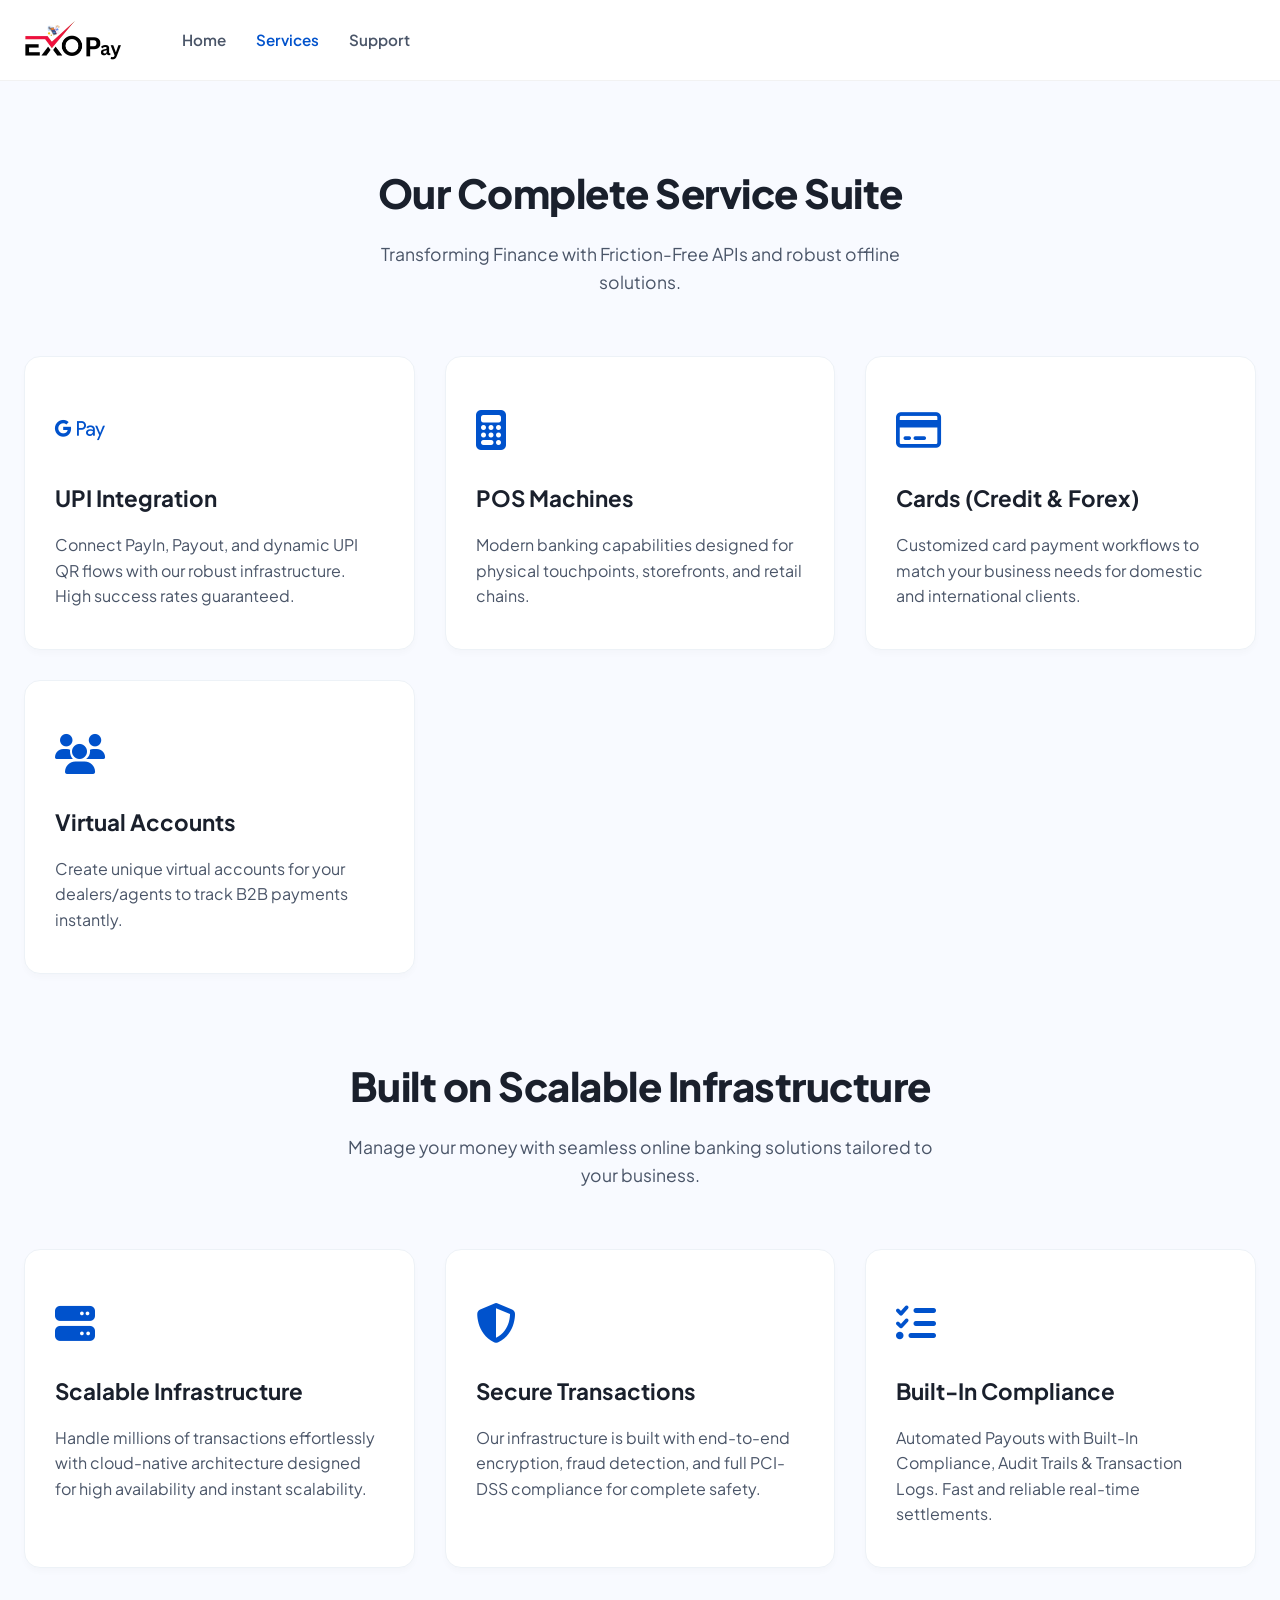
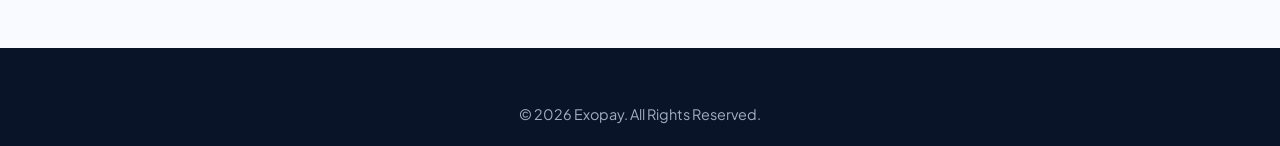
<file: services.html>
<!DOCTYPE html>
<html lang="en">
<head>
    <meta charset="UTF-8">
    <meta name="viewport" content="width=device-width, initial-scale=1.0">
    <title>Our Services - Exopay</title>
    
    <link rel="stylesheet" href="https://cdnjs.cloudflare.com/ajax/libs/font-awesome/6.4.0/css/all.min.css">
    <link rel="stylesheet" href="style.css">
    
    </head>
<body>
    <header class="navbar">
        <div class="container nav-container">
            <a href="index.html" class="logo">
                <img src="logo.png" alt="Exopay Logo" style="height: 40px;">
            </a>

            <div class="menu-toggle" id="mobile-menu-btn">
                <i class="fa-solid fa-bars"></i>
            </div>

            <div class="nav-content" id="nav-content">
                <nav>
                    <ul class="nav-links">
                        <li><a href="index.html">Home</a></li>
                        <li><a href="services.html" class="active">Services</a></li>
                        <li><a href="contact.html#support">Support</a></li>
                    </ul>
                </nav>
            </div>
        </div>
    </header>

    <section style="background: var(--bg-light); padding: 80px 0;">
        <div class="container">
            <div class="section-title">
                <h2>Our Complete Service Suite</h2>
                <p>Transforming Finance with Friction-Free APIs and robust offline solutions.</p>
            </div>
            <div class="grid" style="margin-bottom: 60px;">
                <div class="card">
                    <div class="card-icon"><i class="fa-brands fa-google-pay"></i></div>
                    <h3>UPI Integration</h3>
                    <p>Connect PayIn, Payout, and dynamic UPI QR flows with our robust infrastructure. High success rates guaranteed.</p>
                </div>
                <div class="card">
                    <div class="card-icon"><i class="fa-solid fa-calculator"></i></div>
                    <h3>POS Machines</h3>
                    <p>Modern banking capabilities designed for physical touchpoints, storefronts, and retail chains.</p>
                </div>
                <div class="card">
                    <div class="card-icon"><i class="fa-regular fa-credit-card"></i></div>
                    <h3>Cards (Credit & Forex)</h3>
                    <p>Customized card payment workflows to match your business needs for domestic and international clients.</p>
                </div>
                <div class="card">
                    <div class="card-icon"><i class="fa-solid fa-users"></i></div>
                    <h3>Virtual Accounts</h3>
                    <p>Create unique virtual accounts for your dealers/agents to track B2B payments instantly.</p>
                </div>
            </div>

            <div class="section-title" style="margin-top: 80px;">
                <h2>Built on Scalable Infrastructure</h2>
                <p>Manage your money with seamless online banking solutions tailored to your business.</p>
            </div>
            <div class="grid">
                <div class="card">
                    <div class="card-icon"><i class="fa-solid fa-server"></i></div>
                    <h3>Scalable Infrastructure</h3>
                    <p>Handle millions of transactions effortlessly with cloud-native architecture designed for high availability and instant scalability.</p>
                </div>
                <div class="card">
                    <div class="card-icon"><i class="fa-solid fa-shield-halved"></i></div>
                    <h3>Secure Transactions</h3>
                    <p>Our infrastructure is built with end-to-end encryption, fraud detection, and full PCI-DSS compliance for complete safety.</p>
                </div>
                <div class="card">
                    <div class="card-icon"><i class="fa-solid fa-list-check"></i></div>
                    <h3>Built-In Compliance</h3>
                    <p>Automated Payouts with Built-In Compliance, Audit Trails & Transaction Logs. Fast and reliable real-time settlements.</p>
                </div>
            </div>
        </div>
    </section>

    <footer style="padding: 30px 0 20px;">
        <div class="container footer-bottom" style="border-top: none;">
            <p>&copy; 2026 Exopay. All Rights Reserved.</p>
        </div>
    </footer>

    <script>
        document.addEventListener("DOMContentLoaded", function() {
            const menuBtn = document.getElementById("mobile-menu-btn");
            const navContent = document.getElementById("nav-content");
            const menuIcon = menuBtn ? menuBtn.querySelector("i") : null;

            if(menuBtn && navContent) {
                menuBtn.addEventListener("click", function() {
                    navContent.classList.toggle("active");
                    
                    if (navContent.classList.contains("active")) {
                        menuIcon.classList.remove("fa-bars");
                        menuIcon.classList.add("fa-xmark");
                    } else {
                        menuIcon.classList.remove("fa-xmark");
                        menuIcon.classList.add("fa-bars");
                    }
                });
            }
        });
    </script>
</body>
</html>
</file>
<file: style.css>
@import url('https://fonts.googleapis.com/css2?family=Plus+Jakarta+Sans:wght@300;400;600;700;800&display=swap');
@import url('https://cdnjs.cloudflare.com/ajax/libs/font-awesome/6.4.0/css/all.min.css');

:root {
    --primary: #0052cc;
    --primary-dark: #003d99;
    --secondary: #0a1429;
    --bg-light: #f8faff;
    --text-main: #1a202c;
    --text-muted: #4a5568;
    --white: #ffffff;
    --success: #10b981;
    --transition: all 0.3s cubic-bezier(0.4, 0, 0.2, 1);
}

* {
    margin: 0;
    padding: 0;
    box-sizing: border-box;
    font-family: 'Plus Jakarta Sans', sans-serif;
}

body {
    color: var(--text-main);
    background-color: var(--white);
    line-height: 1.6;
    overflow-x: hidden;
}

a {
    text-decoration: none;
}

.container {
    max-width: 1280px;
    margin: 0 auto;
    padding: 0 24px;
}

/* Navbar */
.navbar {
    background: rgba(255, 255, 255, 0.95);
    backdrop-filter: blur(12px);
    border-bottom: 1px solid rgba(0, 0, 0, 0.05);
    position: sticky;
    top: 0;
    z-index: 1000;
}

.nav-container {
    display: flex;
    justify-content: space-between;
    align-items: center;
    height: 80px;
}

.logo img {
    max-height: 45px;
    width: auto;
    display: block;
}

/* Desktop Menu Layout */
.nav-content {
    display: flex;
    align-items: center;
    width: 100%;
    margin-left: 60px;
    flex: 1;
    justify-content: space-between;
}

.menu-toggle {
    display: none;
    font-size: 24px;
    cursor: pointer;
    color: var(--secondary);
}

.nav-links {
    list-style: none;
    display: flex;
    gap: 30px;
}

.nav-links li {
    position: relative;
}

.nav-links a {
    color: var(--text-muted);
    font-weight: 600;
    font-size: 0.95rem;
    transition: var(--transition);
}

.nav-links a i {
    font-size: 0.75rem;
}

.nav-links a:hover,
.nav-links a.active {
    color: var(--primary);
}

.nav-actions {
    display: flex;
    gap: 15px;
    align-items: center;
}

/* Buttons */
.btn {
    padding: 12px 24px;
    border-radius: 8px;
    font-weight: 600;
    font-size: 0.95rem;
    transition: var(--transition);
    cursor: pointer;
    display: inline-flex;
    align-items: center;
    justify-content: center;
    gap: 8px;
    border: none;
}

.btn-primary {
    background: linear-gradient(135deg, var(--primary), var(--primary-dark));
    color: var(--white);
    box-shadow: 0 4px 15px rgba(0, 82, 204, 0.2);
}

.btn-primary:hover {
    transform: translateY(-2px);
    box-shadow: 0 6px 20px rgba(0, 82, 204, 0.3);
    color: var(--white);
}

.btn-outline {
    background: transparent;
    color: var(--primary);
    border: 1.5px solid var(--primary);
}

.btn-outline:hover {
    background: var(--bg-light);
}

/* Hero */
.hero {
    background: linear-gradient(135deg, #0a1429 0%, #112240 100%);
    color: var(--white);
    padding: 110px 0 42px;
    text-align: left;
    position: relative;
}

.hero-main {
    display: grid;
    grid-template-columns: 1.05fr 0.95fr;
    gap: 28px;
    align-items: center;
}

.hero-content {
    max-width: 720px;
}

.hero-badge {
    background: rgba(255, 255, 255, 0.1);
    padding: 8px 16px;
    border-radius: 20px;
    font-size: 0.85rem;
    font-weight: 600;
    display: inline-block;
    margin-bottom: 25px;
    border: 1px solid rgba(255, 255, 255, 0.2);
}

.hero h1 {
    font-size: 3.5rem;
    font-weight: 800;
    margin-bottom: 25px;
    line-height: 1.2;
    letter-spacing: -1px;
}

.hero p {
    font-size: 1.15rem;
    max-width: 700px;
    margin: 0 0 40px;
    color: #a0aec0;
}

.hero-buttons {
    display: flex;
    justify-content: flex-start;
    gap: 20px;
}

.hero-visual {
    display: flex;
    justify-content: flex-end;
}

.hero-visual img {
    width: 100%;
    max-width: 560px;
    height: auto;
    object-fit: contain;
}

.hero-partners {
    margin-top: 34px;
    display: flex;
    flex-direction: column;
    align-items: center;
    gap: 0;
}

.hero-bank-strip {
    background: rgba(255, 255, 255, 0.95);
    border-radius: 10px;
    padding: 8px;
    width: 100%;
    max-width: 1120px;
    margin: 0 auto;
}

.hero-bank-strip img {
    width: 100%;
    height: auto;
    object-fit: contain;
    display: block;
}

.hero p.hero-partners-title {
    font-size: 1.3rem;
    font-weight: 700;
    color: #b8c2d1;
    margin: 34px 0 0;
    text-align: center;
    line-height: 1.2;
}

.mega-dropdown {
    display: none;
    position: absolute;
    top: calc(100% + 12px);
    background: #f7f9fc;
    border: 1px solid #e7edf7;
    box-shadow: 0 20px 45px rgba(0, 0, 0, 0.15);
    border-radius: 8px;
    z-index: 1200;
}

.nav-dropdown.open > .mega-dropdown {
    display: grid;
}

.products-menu {
    left: -250px;
    width: 980px;
    padding: 24px 28px;
    grid-template-columns: repeat(3, minmax(220px, 1fr));
    gap: 24px 28px;
}

.mega-item {
    display: flex;
    gap: 14px;
    align-items: flex-start;
}

.mega-icon {
    width: 54px;
    height: 54px;
    border-radius: 50%;
    background: #e8f1ff;
    color: var(--primary);
    display: flex;
    align-items: center;
    justify-content: center;
    font-size: 1.2rem;
    flex-shrink: 0;
}

.mega-item h4 {
    margin: 0 0 2px;
    font-size: 1.05rem;
    color: var(--text-main);
}

.mega-item p {
    margin: 0;
    color: var(--text-muted);
    font-size: 0.98rem;
}

.developer-menu {
    width: 280px;
    left: -70px;
    display: none;
    grid-template-columns: 1fr;
    padding: 0;
}

.developer-item {
    padding: 16px 22px;
    font-size: 1rem;
    color: var(--text-main);
    border-bottom: 1px solid #e7edf7;
}

.developer-item:last-child {
    border-bottom: none;
}

/* General Sections */
section {
    padding: 100px 0;
}

.bg-light {
    background-color: var(--bg-light);
}

.section-title {
    text-align: center;
    margin-bottom: 60px;
}

.section-title h2 {
    font-size: 2.5rem;
    font-weight: 800;
    margin-bottom: 15px;
    letter-spacing: -0.5px;
}

.section-title p {
    color: var(--text-muted);
    font-size: 1.1rem;
    max-width: 600px;
    margin: 0 auto;
}

.grid {
    display: grid;
    grid-template-columns: repeat(auto-fit, minmax(300px, 1fr));
    gap: 30px;
}

#pricing {
    padding-top: 52px;
}

.about-intro {
    max-width: 1200px;
    margin: 0 auto;
    text-align: center;
}

.about-intro p {
    font-size: 1.05rem;
    line-height: 1.9;
    color: var(--text-main);
}

.product-suite-grid {
    display: grid;
    grid-template-columns: repeat(auto-fit, minmax(280px, 1fr));
    gap: 24px;
}

.product-suite-card {
    background: #fff8ed;
    border: 1px solid #f0e3d1;
    border-radius: 16px;
    padding: 34px 26px;
    text-align: center;
}

.product-suite-card .card-icon {
    font-size: 2.8rem;
    margin-bottom: 16px;
}

.product-suite-card h3 {
    font-size: 2rem;
    margin-bottom: 12px;
}

.product-suite-card p {
    color: var(--text-muted);
    margin-bottom: 14px;
}

.learn-more {
    font-size: 0.95rem;
    font-weight: 700;
    color: var(--primary);
    display: inline-flex;
    align-items: center;
    gap: 6px;
}

.features-list {
    display: flex;
    flex-direction: column;
    gap: 20px;
    max-width: 1200px;
    margin: 0 auto;
}

.feature-box {
    background: #f5f7fa;
    border-radius: 12px;
    padding: 28px;
    display: flex;
    gap: 24px;
    align-items: flex-start;
}

.feature-icon {
    width: 70px;
    height: 70px;
    background: #e8f1ff;
    color: var(--primary);
    border-radius: 50%;
    display: flex;
    align-items: center;
    justify-content: center;
    font-size: 1.8rem;
    flex-shrink: 0;
}

.feature-content h4 {
    font-size: 1.1rem;
    font-weight: 700;
    color: var(--text-main);
    margin-bottom: 8px;
}

.feature-content p {
    color: var(--text-muted);
    line-height: 1.7;
    font-size: 1rem;
}

.learn-more-section {
    text-align: center;
    margin-top: 50px;
    padding-top: 30px;
}

.learn-more-section p {
    color: var(--text-muted);
    font-size: 1rem;
}

.learn-more-link {
    color: #ff9800;
    font-weight: 700;
    text-decoration: none;
    display: inline-flex;
    align-items: center;
    gap: 6px;
    transition: var(--transition);
}

.learn-more-link:hover {
    gap: 10px;
}

.end-to-end-wrapper {
    display: grid;
    grid-template-columns: 1fr 1fr;
    gap: 50px;
    align-items: center;
}

.end-to-end-image {
    display: flex;
    justify-content: center;
}

.end-to-end-image img {
    max-width: 100%;
    height: auto;
    border-radius: 16px;
}

.end-to-end-content h2 {
    font-size: 2.2rem;
    font-weight: 800;
    margin-bottom: 16px;
    line-height: 1.3;
}

.end-to-end-content > p {
    color: var(--text-muted);
    font-size: 1rem;
    margin-bottom: 32px;
}

.solution-items {
    display: flex;
    flex-direction: column;
    gap: 20px;
}

.solution-item {
    display: flex;
    gap: 16px;
    align-items: flex-start;
}

.solution-icon {
    width: 48px;
    height: 48px;
    background: #e8f1ff;
    color: var(--primary);
    border-radius: 50%;
    display: flex;
    align-items: center;
    justify-content: center;
    font-size: 1.2rem;
    flex-shrink: 0;
}

.solution-item span {
    color: var(--text-main);
    font-size: 1rem;
    font-weight: 600;
    line-height: 1.5;
}

.trusted-wrapper {
    display: grid;
    grid-template-columns: 1fr 1fr;
    gap: 50px;
    align-items: center;
}

.trusted-content h2 {
    font-size: 2.2rem;
    font-weight: 800;
    margin-bottom: 16px;
    line-height: 1.3;
}

.trusted-content > p {
    color: var(--text-muted);
    font-size: 1rem;
    margin-bottom: 32px;
}

.trusted-items {
    display: flex;
    flex-direction: column;
    gap: 20px;
}

.trusted-item {
    display: flex;
    gap: 16px;
    align-items: flex-start;
}

.trusted-icon {
    width: 48px;
    height: 48px;
    background: #e8f1ff;
    color: var(--primary);
    border-radius: 50%;
    display: flex;
    align-items: center;
    justify-content: center;
    font-size: 1.2rem;
    flex-shrink: 0;
}

.trusted-item span {
    color: var(--text-main);
    font-size: 1rem;
    font-weight: 600;
    line-height: 1.5;
}

.trusted-image {
    display: flex;
    justify-content: center;
}

.trusted-image img {
    max-width: 100%;
    height: auto;
    border-radius: 16px;
}

.testimonials-carousel {
    display: flex;
    align-items: center;
    gap: 30px;
    max-width: 1200px;
    margin: 0 auto;
    position: relative;
}

.carousel-btn {
    width: 50px;
    height: 50px;
    border-radius: 50%;
    background: var(--white);
    border: 2px solid #e7edf7;
    color: var(--primary);
    cursor: pointer;
    font-size: 1.2rem;
    display: flex;
    align-items: center;
    justify-content: center;
    transition: var(--transition);
    flex-shrink: 0;
}

.carousel-btn:hover {
    background: var(--primary);
    color: var(--white);
    border-color: var(--primary);
}

.testimonials-wrapper {
    flex: 1;
    overflow: hidden;
}

.testimonial-slide {
    display: none;
    grid-template-columns: 1fr 280px;
    gap: 40px;
    align-items: center;
    background: var(--white);
    padding: 40px;
    border-radius: 16px;
}

.testimonial-slide.active {
    display: grid;
}

.testimonial-content p {
    color: var(--text-muted);
    font-size: 1rem;
    line-height: 1.8;
    margin-bottom: 20px;
}

.testimonial-meta h4 {
    color: var(--primary);
    font-size: 1.1rem;
    font-weight: 700;
    margin-bottom: 4px;
}

.testimonial-meta p {
    color: var(--text-muted);
    font-size: 0.95rem;
    font-weight: 500;
}

.testimonial-image {
    display: flex;
    justify-content: center;
}

.testimonial-image img {
    width: 200px;
    height: 200px;
    border-radius: 12px;
    object-fit: cover;
}

.carousel-dots {
    display: flex;
    justify-content: center;
    gap: 12px;
    margin-top: 24px;
}

.dot {
    width: 12px;
    height: 12px;
    border-radius: 50%;
    background: #d1d9e8;
    cursor: pointer;
    transition: var(--transition);
}

.dot.active {
    background: var(--text-main);
    width: 32px;
    border-radius: 6px;
}

.latest-products-section {
    background: linear-gradient(135deg, #163f87 0%, #1b4f9e 55%, #245db4 100%);
    color: var(--white);
    position: relative;
    overflow: hidden;
}

.latest-products-section::before {
    content: "";
    position: absolute;
    top: -40px;
    left: -5%;
    width: 120%;
    height: 80px;
    background: var(--white);
    transform: rotate(2deg);
    opacity: 0.92;
}

.latest-products-section .container {
    position: relative;
    z-index: 1;
}

.latest-products-head {
    text-align: center;
    max-width: 860px;
    margin: 0 auto 56px;
}

.latest-products-head h2 {
    font-size: 2.7rem;
    font-weight: 700;
    margin-bottom: 14px;
}

.latest-products-head p {
    font-size: 1.3rem;
    line-height: 1.6;
    color: rgba(255, 255, 255, 0.95);
}

.latest-products-grid {
    display: grid;
    grid-template-columns: repeat(3, minmax(0, 1fr));
    gap: 34px;
}

.latest-product-item {
    text-align: center;
    padding: 0 14px;
    position: relative;
}

.latest-product-item:not(:last-child)::after {
    content: "";
    position: absolute;
    right: -17px;
    top: 118px;
    width: 4px;
    height: 130px;
    border-radius: 5px;
    background: #ffca62;
}

.latest-product-icon {
    width: 94px;
    height: 94px;
    border-radius: 50%;
    border: 1.5px solid rgba(255, 255, 255, 0.45);
    display: flex;
    align-items: center;
    justify-content: center;
    margin: 0 auto 24px;
    font-size: 2rem;
    color: rgba(255, 255, 255, 0.95);
}

.latest-product-item h3 {
    font-size: 2rem;
    font-weight: 600;
    margin-bottom: 16px;
}

.latest-product-item p {
    font-size: 1rem;
    line-height: 1.9;
    color: rgba(255, 255, 255, 0.95);
    margin-bottom: 28px;
}

.latest-learn-more {
    color: #ff9f1a;
    font-size: 1.1rem;
    font-weight: 700;
    letter-spacing: 1.5px;
    display: inline-flex;
    align-items: center;
    gap: 8px;
}

.powerful-section {
    padding-top: 90px;
    padding-bottom: 90px;
}

.powerful-grid {
    display: grid;
    grid-template-columns: 1fr 1fr;
    gap: 56px;
    align-items: center;
}

.powerful-image-wrap {
    border-radius: 14px;
    overflow: hidden;
    background: #111d2f;
}

.powerful-image-wrap img {
    width: 100%;
    height: auto;
    display: block;
}

.powerful-content h2 {
    color: #ff8b00;
    font-size: 2.8rem;
    line-height: 1.2;
    margin-bottom: 18px;
    font-weight: 700;
}

.powerful-content > p {
    font-size: 1rem;
    color: var(--text-main);
    line-height: 1.6;
    margin-bottom: 18px;
}

.powerful-content ul {
    margin: 0 0 30px 24px;
    padding: 0;
}

.powerful-content li {
    font-size: 0.98rem;
    color: var(--text-main);
    line-height: 1.7;
    margin-bottom: 8px;
}

.powerful-cta {
    border-radius: 999px;
    letter-spacing: 2px;
}

.business-section {
    padding: 0 0 80px;
}

.business-head {
    text-align: center;
    padding-bottom: 44px;
}

.business-head h2 {
    font-size: 2.7rem;
    margin-bottom: 14px;
}

.business-head p {
    font-size: 1.05rem;
    color: var(--text-main);
    max-width: 760px;
    margin: 0 auto;
    line-height: 1.6;
}

.business-grid {
    display: grid;
    grid-template-columns: repeat(5, minmax(0, 1fr));
    background: #d9deea;
    border-top: 1px solid #c5ccda;
    border-bottom: 1px solid #c5ccda;
}

.business-item {
    min-height: 440px;
    padding: 46px 20px 28px;
    text-align: center;
    border-right: 1px solid #e7ebf3;
    display: flex;
    flex-direction: column;
    align-items: center;
    justify-content: center;
    transition: var(--transition);
}

.business-item:last-child {
    border-right: none;
}

.business-icon {
    width: 108px;
    height: 108px;
    border-radius: 50%;
    background: #f3f5fb;
    display: flex;
    align-items: center;
    justify-content: center;
    color: #ff9f1a;
    font-size: 2.6rem;
    margin-bottom: 18px;
    transition: var(--transition);
}

.business-item h3 {
    font-size: 2rem;
    font-weight: 500;
    color: #0f1f3b;
    margin-bottom: 0;
}

.business-detail {
    max-height: 0;
    opacity: 0;
    overflow: hidden;
    margin-top: 0;
    color: rgba(255, 255, 255, 0.95);
    font-size: 0.95rem;
    line-height: 1.7;
    transition: max-height 0.35s ease, opacity 0.25s ease, margin-top 0.25s ease;
}

.business-item:hover {
    background: #153e82;
    justify-content: flex-start;
    padding-top: 54px;
}

.business-item:hover h3 {
    color: #ff9f1a;
    margin-bottom: 12px;
}

.business-item:hover .business-icon {
    background: rgba(255, 255, 255, 0.16);
    color: #ffd27f;
}

.business-item:hover .business-detail {
    max-height: 360px;
    opacity: 1;
    margin-top: 6px;
}

.one-platform-section {
    background: linear-gradient(135deg, #133b84 0%, #1f4ea0 100%);
    color: var(--white);
    padding: 84px 0;
    overflow: hidden;
}

.one-platform-head {
    text-align: center;
    max-width: 1200px;
    margin: 0 auto 42px;
}

.one-platform-head h2 {
    font-size: 2.9rem;
    line-height: 1.2;
    margin-bottom: 18px;
}

.one-platform-head p {
    font-size: 1rem;
    color: rgba(255, 255, 255, 0.95);
    line-height: 1.7;
}

.one-platform-body {
    display: grid;
    grid-template-columns: 1.2fr 0.8fr;
    gap: 28px;
    align-items: center;
}

.one-platform-cards {
    display: grid;
    grid-template-columns: repeat(2, minmax(0, 1fr));
    gap: 18px;
}

.one-platform-card {
    background: rgba(255, 255, 255, 0.12);
    border-radius: 14px;
    padding: 18px;
    display: flex;
    gap: 14px;
}

.one-platform-icon {
    width: 56px;
    height: 56px;
    border-radius: 50%;
    border: 1px solid rgba(255, 255, 255, 0.45);
    display: flex;
    align-items: center;
    justify-content: center;
    font-size: 1.4rem;
    flex-shrink: 0;
}

.one-platform-card h3 {
    font-size: 1.25rem;
    margin-bottom: 8px;
}

.one-platform-card p {
    font-size: 0.95rem;
    line-height: 1.6;
    color: rgba(255, 255, 255, 0.95);
}

.one-platform-visual {
    position: relative;
    min-height: 560px;
    display: flex;
    align-items: center;
    justify-content: center;
}

.one-platform-circle {
    width: 420px;
    height: 420px;
    border-radius: 50%;
    background: linear-gradient(180deg, #f0cf9f 0%, #c8b8d8 100%);
    opacity: 0.9;
    position: absolute;
    z-index: 0;
}

.one-platform-visual img {
    position: relative;
    z-index: 1;
    max-width: 360px;
    width: 100%;
    filter: drop-shadow(0 20px 24px rgba(10, 22, 49, 0.35));
}

.visual-badge {
    position: absolute;
    width: 74px;
    height: 74px;
    border-radius: 50%;
    background: #ffffff;
    color: #ff9f1a;
    border: 2px dashed rgba(255, 255, 255, 0.45);
    display: flex;
    align-items: center;
    justify-content: center;
    font-size: 1.8rem;
    z-index: 2;
}

.badge-one {
    top: 100px;
    left: 40px;
}

.badge-two {
    top: 220px;
    right: 35px;
}

.badge-three {
    bottom: 90px;
    left: 80px;
}

/* Cards */
.card {
    background: var(--white);
    padding: 40px 30px;
    border-radius: 16px;
    box-shadow: 0 4px 6px rgba(0, 0, 0, 0.02);
    border: 1px solid #edf2f7;
    transition: var(--transition);
}

.card:hover {
    transform: translateY(-8px);
    box-shadow: 0 20px 40px rgba(0, 0, 0, 0.08);
    border-color: transparent;
}

.card-icon {
    font-size: 2.5rem;
    color: var(--primary);
    margin-bottom: 20px;
}

.card h3 {
    font-size: 1.4rem;
    font-weight: 700;
    margin-bottom: 15px;
}

.card p {
    color: var(--text-muted);
}

/* FAQ */
.faq-item {
    background: var(--white);
    margin-bottom: 15px;
    padding: 25px;
    border-radius: 12px;
    border: 1px solid #edf2f7;
    transition: var(--transition);
}

.faq-item:hover {
    box-shadow: 0 10px 20px rgba(0, 0, 0, 0.03);
    border-color: var(--primary);
}

.faq-item h4 {
    color: var(--text-main);
    font-size: 1.1rem;
    margin-bottom: 10px;
    font-weight: 700;
    display: flex;
    align-items: center;
    gap: 10px;
}

.faq-item h4::before {
    content: '\f059';
    font-family: 'FontAwesome';
    color: var(--primary);
}

.faq-item p {
    color: var(--text-muted);
    padding-left: 25px;
}

/* CONTACT PAGE CSS */
.contact-wrapper {
    display: grid;
    grid-template-columns: 1fr 1.5fr;
    gap: 50px;
    background: var(--white);
    padding: 50px;
    border-radius: 20px;
    box-shadow: 0 20px 40px rgba(0, 0, 0, 0.05);
}

.contact-info-box {
    background: var(--bg-light);
    padding: 40px;
    border-radius: 16px;
}

.info-item {
    display: flex;
    gap: 15px;
    margin-bottom: 30px;
}

.info-icon {
    width: 45px;
    height: 45px;
    background: var(--white);
    color: var(--primary);
    border-radius: 50%;
    display: flex;
    align-items: center;
    justify-content: center;
    font-size: 1.2rem;
    box-shadow: 0 5px 15px rgba(0, 0, 0, 0.05);
}

.info-text h4 {
    margin-bottom: 5px;
    color: var(--text-main);
}

.form-group {
    margin-bottom: 25px;
}

.form-group label {
    display: block;
    margin-bottom: 8px;
    font-weight: 600;
    color: var(--text-main);
}

.form-group input,
.form-group textarea {
    width: 100%;
    padding: 15px;
    border: 1px solid #e2e8f0;
    border-radius: 8px;
    font-family: inherit;
    transition: var(--transition);
}

.form-group input:focus,
.form-group textarea:focus {
    outline: none;
    border-color: var(--primary);
    box-shadow: 0 0 0 3px rgba(0, 82, 204, 0.1);
}

/* Footer */
footer {
    background: var(--secondary);
    color: #a0aec0;
    padding: 80px 0 20px;
}

.footer-container {
    display: grid;
    grid-template-columns: 1.6fr 1fr 1fr 1fr 1fr;
    gap: 34px;
    margin-bottom: 60px;
}

.footer-intro {
    margin-bottom: 20px;
    max-width: 340px;
    line-height: 1.55;
}

.footer-logo img {
    max-height: 40px;
    margin-bottom: 20px;
    filter: brightness(0) invert(1);
}

.footer-certs {
    display: flex;
    align-items: center;
    gap: 12px;
}

.footer-certs img {
    width: 72px;
    height: 72px;
    object-fit: contain;
    background: #ffffff;
    border-radius: 10px;
    padding: 6px;
}

.footer-container h4 {
    color: var(--white);
    font-size: 1.1rem;
    margin-bottom: 20px;
    font-weight: 700;
}

.footer-subhead {
    margin-top: 22px;
}

.footer-links ul {
    list-style: none;
}

.footer-links ul li {
    margin-bottom: 12px;
}

.footer-link-text {
    color: #a0aec0;
    display: inline-block;
}

a.footer-link-text {
    cursor: pointer;
    user-select: auto;
    text-decoration: none;
}

.footer-links ul li a {
    color: #a0aec0;
    transition: var(--transition);
}

.footer-links ul li a:hover {
    color: var(--white);
    padding-left: 5px;
}

.footer-social {
    display: flex;
    gap: 10px;
    flex-wrap: wrap;
}

.social-icon {
    width: 34px;
    height: 34px;
    border-radius: 50%;
    border: 1px solid rgba(255, 255, 255, 0.28);
    display: inline-flex;
    align-items: center;
    justify-content: center;
    color: #d7dfef;
    font-size: 0.95rem;
}

.footer-bottom {
    text-align: center;
    border-top: 1px solid rgba(255, 255, 255, 0.1);
    padding-top: 25px;
    font-size: 0.9rem;
}


/* =========================================
   ADVANCED RESPONSIVENESS (Mobile & Tablet)
   ========================================= */
@media (max-width: 1024px) {
    .hero h1 {
        font-size: 2.8rem;
    }

    .calc-wrapper {
        grid-template-columns: 1fr;
        gap: 20px;
    }

    .contact-wrapper {
        grid-template-columns: 1fr;
        padding: 30px;
    }

    .footer-container {
        grid-template-columns: 1fr 1fr;
    }
}

@media (max-width: 768px) {

    /* PREMIUM MOBILE NAVBAR FIX (Hamburger & Side-by-Side Buttons) */
    .nav-container {
        display: flex !important;
        justify-content: space-between !important;
        align-items: center !important;
        position: relative;
        padding: 15px 20px !important;
        height: auto;
    }

    .menu-toggle {
        display: block;
    }

    .nav-content {
        display: none;
        flex-direction: column;
        position: absolute;
        top: 100%;
        left: 0;
        width: 100%;
        background: var(--white);
        box-shadow: 0 10px 15px -3px rgba(0, 0, 0, 0.1);
        padding: 20px;
        z-index: 1000;
        margin-left: 0;
        border-top: 1px solid #edf2f7;
    }

    .nav-content.active {
        display: flex;
    }

    .nav-links {
        display: flex;
        flex-direction: column;
        gap: 15px;
        margin-bottom: 25px;
        width: 100%;
        padding: 0;
        border: none;
    }

    .nav-links li {
        width: 100%;
        list-style: none;
        border-bottom: 1px solid #f8f9fa;
        padding-bottom: 10px;
    }

    .nav-links a {
        display: block;
        width: 100%;
    }

    .mega-dropdown {
        position: static;
        width: 100%;
        box-shadow: none;
        border-radius: 8px;
        margin-top: 10px;
    }

    .products-menu {
        left: 0;
        width: 100%;
        grid-template-columns: 1fr;
        gap: 14px;
        padding: 16px;
    }

    .developer-menu {
        left: 0;
        width: 100%;
    }

    .hero-main {
        grid-template-columns: 1fr;
        gap: 20px;
    }

    .hero-content {
        max-width: 100%;
        text-align: center;
    }

    .hero-buttons {
        justify-content: center;
    }

    .hero-visual {
        justify-content: center;
    }

    .hero-visual img {
        max-width: 360px;
    }

    .hero-partners {
        margin-top: 35px;
    }

    .hero-bank-strip {
        padding: 6px;
    }

    .hero p.hero-partners-title {
        font-size: 0.98rem;
        color: #b8c2d1;
        margin-top: 28px;
        text-align: center;
    }

    /* Premium smaller buttons layout */
    .nav-actions {
        display: flex !important;
        flex-direction: row !important;
        gap: 10px;
        width: 100%;
        justify-content: space-between;
    }

    .nav-actions .btn {
        flex: 1;
        padding: 10px !important;
        font-size: 13px !important;
        text-align: center;
        display: flex;
        justify-content: center;
        align-items: center;
        gap: 5px;
    }

    /* -------------------------------------- */
    /* Baaki purani mobile CSS as it is rakhi hai */

    .hero {
        padding: 60px 0;
    }

    .hero h1 {
        font-size: 2.2rem;
        margin-bottom: 15px;
    }

    .hero p {
        font-size: 1rem;
        padding: 0 10px;
        margin-bottom: 25px;
    }

    .hero-buttons {
        flex-direction: column;
        width: 100%;
        padding: 0 20px;
        gap: 15px;
    }

    .hero-buttons .btn {
        width: 100%;
    }

    section {
        padding: 60px 0;
    }

    #pricing {
        padding-top: 36px;
    }

    .section-title {
        margin-bottom: 40px;
        padding: 0 15px;
    }

    .section-title h2 {
        font-size: 2rem;
    }

    .grid {
        grid-template-columns: 1fr;
        gap: 20px;
        padding: 0 15px;
    }

    .about-intro p {
        font-size: 1rem;
        line-height: 1.7;
    }

    .product-suite-card h3 {
        font-size: 1.6rem;
    }

    .learn-more {
        font-size: 0.95rem;
    }

    .feature-box {
        padding: 20px;
        flex-direction: column;
        text-align: center;
    }

    .feature-icon {
        width: 60px;
        height: 60px;
        font-size: 1.5rem;
        margin: 0 auto;
    }

    .learn-more-section {
        margin-top: 30px;
        padding: 0 15px;
    }

    .end-to-end-wrapper {
        grid-template-columns: 1fr;
        gap: 30px;
    }

    .end-to-end-content h2 {
        font-size: 1.8rem;
    }

    .solution-item {
        padding: 0 10px;
    }

    .trusted-wrapper {
        grid-template-columns: 1fr;
        gap: 30px;
    }

    .trusted-content h2 {
        font-size: 1.8rem;
    }

    .trusted-item {
        padding: 0 10px;
    }

    .testimonials-carousel {
        flex-direction: column;
        gap: 20px;
    }

    .carousel-btn {
        display: none;
    }

    .testimonial-slide {
        grid-template-columns: 1fr;
        gap: 20px;
        padding: 24px;
    }

    .testimonial-content p {
        font-size: 0.95rem;
    }

    .testimonial-image img {
        width: 150px;
        height: 150px;
    }

    .latest-products-head h2 {
        font-size: 2rem;
    }

    .latest-products-head p {
        font-size: 1rem;
    }

    .latest-products-grid {
        grid-template-columns: 1fr;
        gap: 24px;
    }

    .latest-product-item:not(:last-child)::after {
        display: none;
    }

    .latest-product-item {
        padding: 0;
    }

    .latest-product-item h3 {
        font-size: 1.7rem;
    }

    .powerful-grid {
        grid-template-columns: 1fr;
        gap: 30px;
    }

    .powerful-content h2 {
        font-size: 2rem;
    }

    .powerful-content ul {
        margin-left: 20px;
    }

    .business-head h2 {
        font-size: 2rem;
    }

    .business-grid {
        grid-template-columns: 1fr;
    }

    .business-item {
        min-height: auto;
        padding: 28px 18px;
        border-right: none;
        border-bottom: 1px solid #e7ebf3;
    }

    .business-item:last-child {
        border-bottom: none;
    }

    .business-item h3 {
        font-size: 1.6rem;
    }

    .business-detail {
        max-height: 260px;
        opacity: 1;
        margin-top: 10px;
        color: #1a243a;
    }

    .business-item:hover {
        background: #d9deea;
        justify-content: center;
        padding-top: 28px;
    }

    .business-item:hover h3 {
        color: #0f1f3b;
        margin-bottom: 0;
    }

    .business-item:hover .business-icon {
        background: #f3f5fb;
        color: #ff9f1a;
    }

    .one-platform-head h2 {
        font-size: 2rem;
    }

    .one-platform-body {
        grid-template-columns: 1fr;
    }

    .one-platform-cards {
        grid-template-columns: 1fr;
    }

    .one-platform-visual {
        min-height: 380px;
    }

    .one-platform-circle {
        width: 300px;
        height: 300px;
    }

    .one-platform-visual img {
        max-width: 250px;
    }

    .visual-badge {
        width: 56px;
        height: 56px;
        font-size: 1.3rem;
    }

    .badge-one {
        top: 70px;
        left: 14px;
    }

    .badge-two {
        top: 165px;
        right: 16px;
    }

    .badge-three {
        bottom: 55px;
        left: 28px;
    }

    .faq-section {
        padding: 60px 0;
    }

    .faq-question {
        padding: 18px 20px;
        font-size: 1rem;
    }

    .faq-answer p {
        padding: 0 20px 20px 20px;
        font-size: 0.95rem;
    }

    .card {
        padding: 30px 20px;
    }

/* FAQ Section */
.faq-section {
    background: var(--bg-light);
    padding: 80px 0;
}

.faq-section .section-title {
    margin-bottom: 60px;
}

.faq-container {
    display: grid;
    gap: 12px;
    max-width: 900px;
    margin: 0 auto;
}

.faq-item {
    background: var(--white);
    border: 1px solid #e5e7eb;
    border-radius: 12px;
    overflow: hidden;
    transition: all 0.3s ease;
}

.faq-item:hover {
    border-color: #d1d5db;
    box-shadow: 0 4px 12px rgba(0, 0, 0, 0.08);
}

.faq-item.active {
    border-color: #0052cc;
    box-shadow: 0 4px 16px rgba(0, 82, 204, 0.1);
}

.faq-question {
    display: flex;
    justify-content: space-between;
    align-items: center;
    padding: 20px 24px;
    cursor: pointer;
    font-weight: 600;
    font-size: 1rem;
    color: var(--text-main);
    user-select: none;
    transition: all 0.3s ease;
    background: var(--white);
}

.faq-question:hover {
    color: var(--primary);
    background: #f9fafb;
}

.faq-item.active .faq-question {
    color: var(--primary);
    background: #f9fafb;
}

.faq-question i {
    font-size: 0.9rem;
    color: var(--primary);
    transition: transform 0.3s ease;
}

.faq-item.active .faq-question i {
    transform: rotate(180deg);
}

.faq-answer {
    max-height: 0;
    overflow: hidden;
    transition: max-height 0.4s ease;
    background: #f9fafb;
    border-top: 1px solid #e5e7eb;
}

.faq-item.active .faq-answer {
    max-height: 600px;
}

.faq-answer p {
    padding: 20px 24px 24px 24px;
    color: var(--text-muted);
    font-size: 0.95rem;
    line-height: 1.8;
}

    
    /* Contact Page Mobile Fix */
    .contact-wrapper {
        grid-template-columns: 1fr;
        padding: 20px;
        gap: 30px;
        margin: 0 10px;
    }

    .contact-info-box {
        padding: 20px;
    }

    .info-item {
        flex-direction: column;
        align-items: center;
        text-align: center;
    }

    form>div {
        grid-template-columns: 1fr !important;
    }

    .footer-container {
        grid-template-columns: 1fr;
        text-align: center;
        gap: 35px;
        padding: 0 20px;
        margin-bottom: 30px;
    }

    .footer-logo img {
        margin: 0 auto 20px;
    }

    .footer-certs {
        justify-content: center;
    }
}

@media (max-width: 480px) {
    .stats-grid {
        grid-template-columns: 1fr;
    }

    .hero h1 {
        font-size: 1.7rem;
    }
}
</file>
